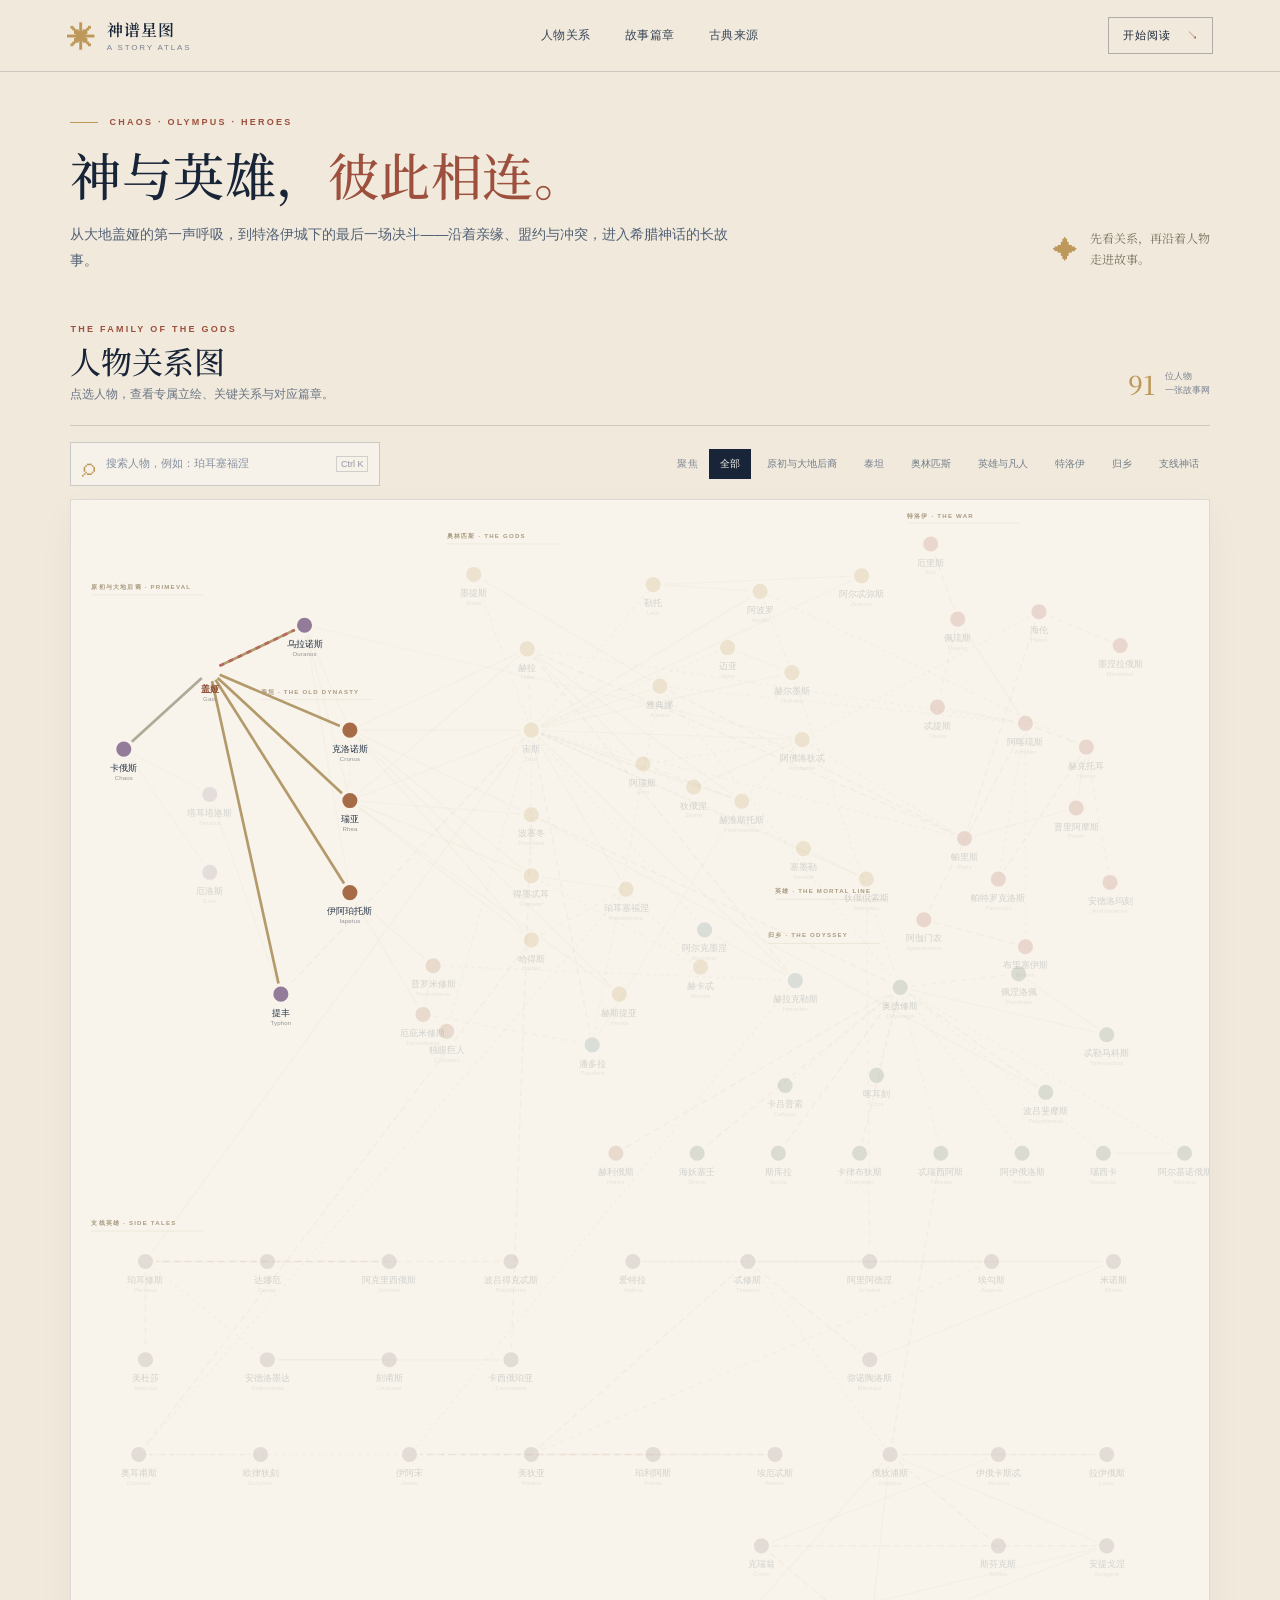
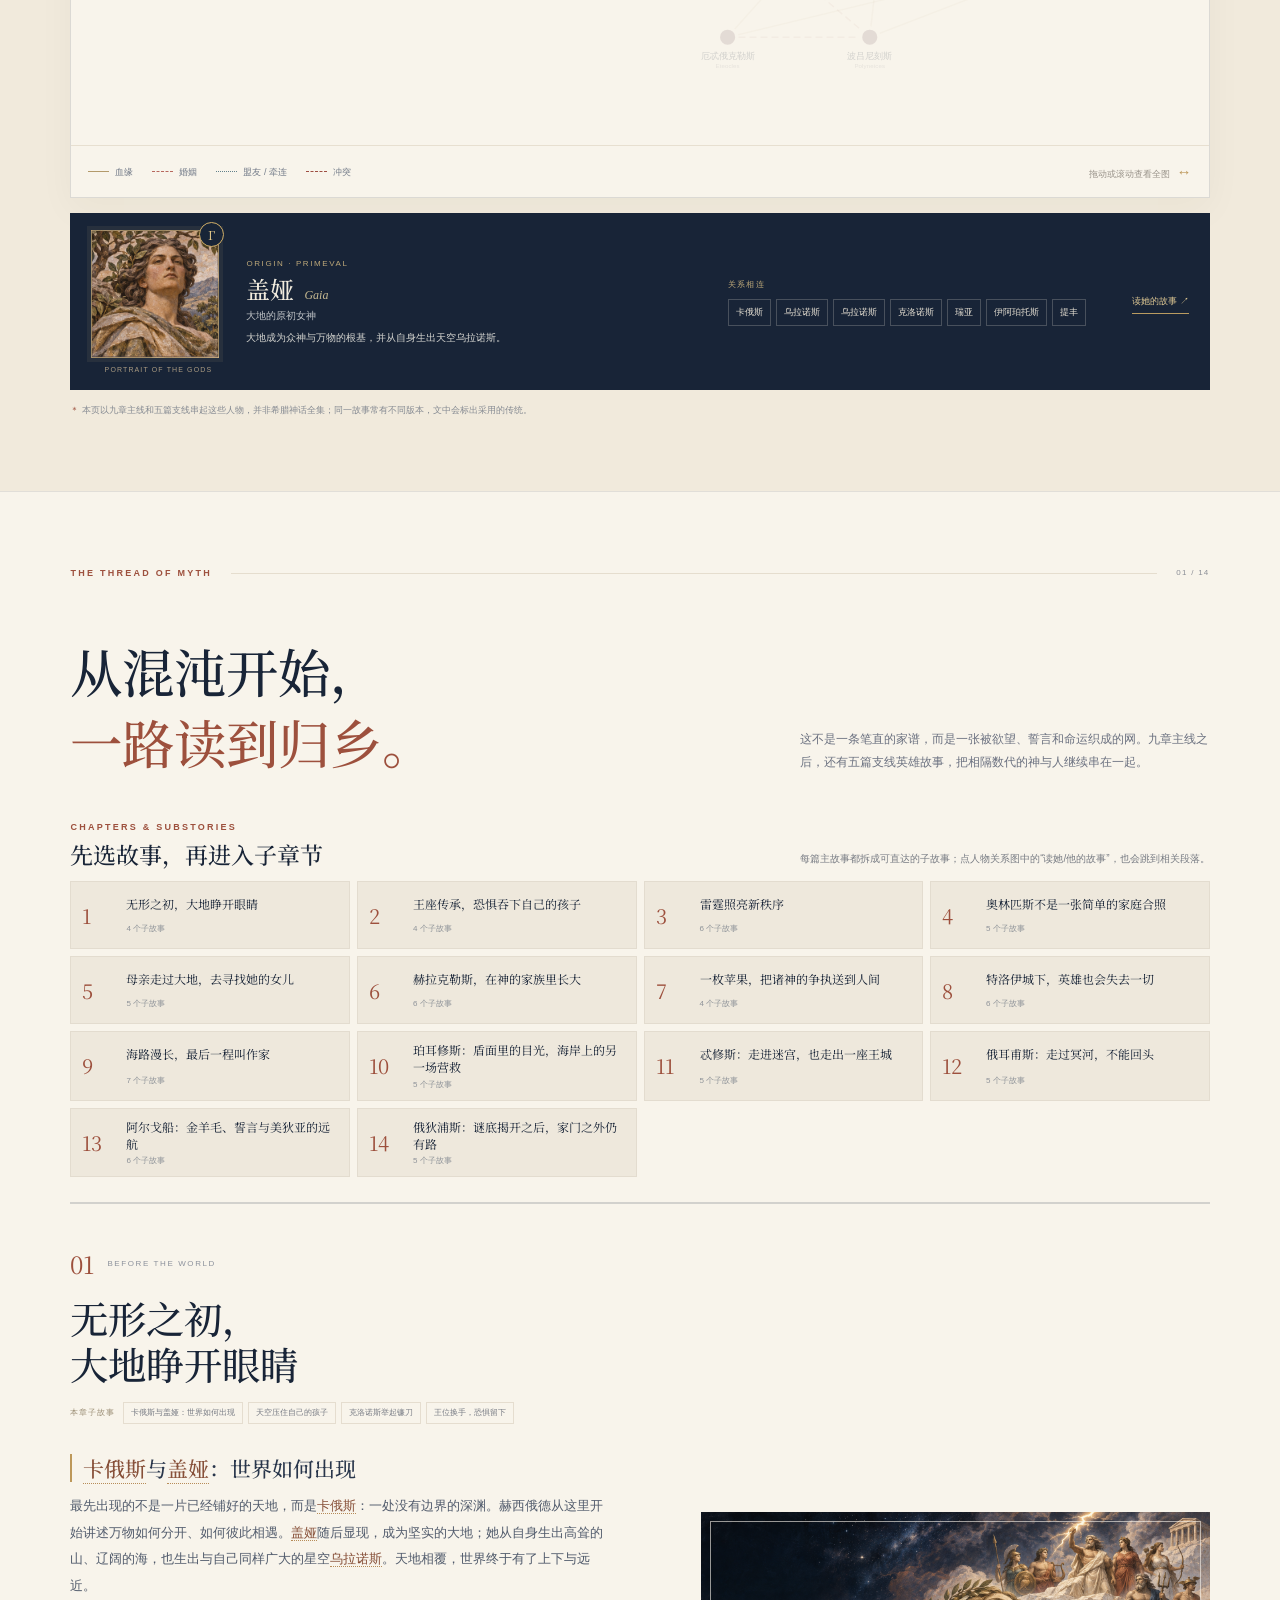
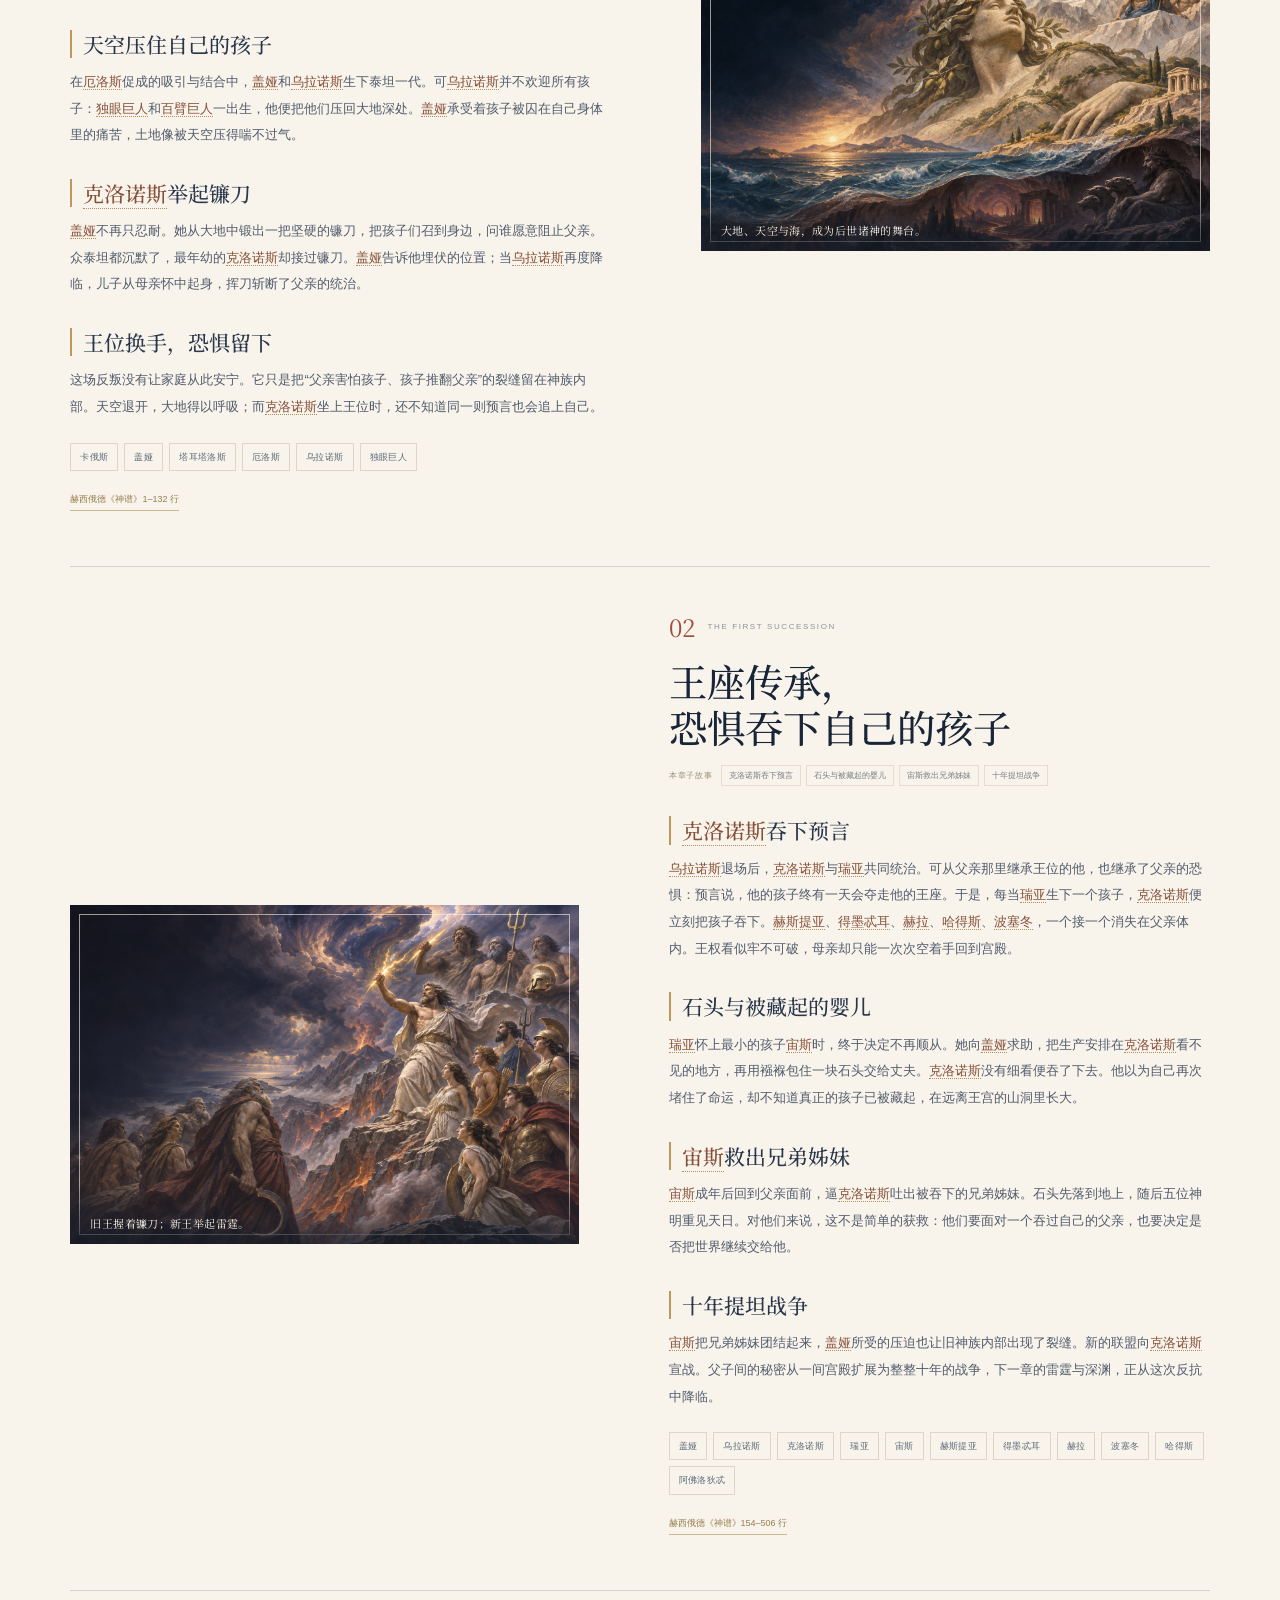
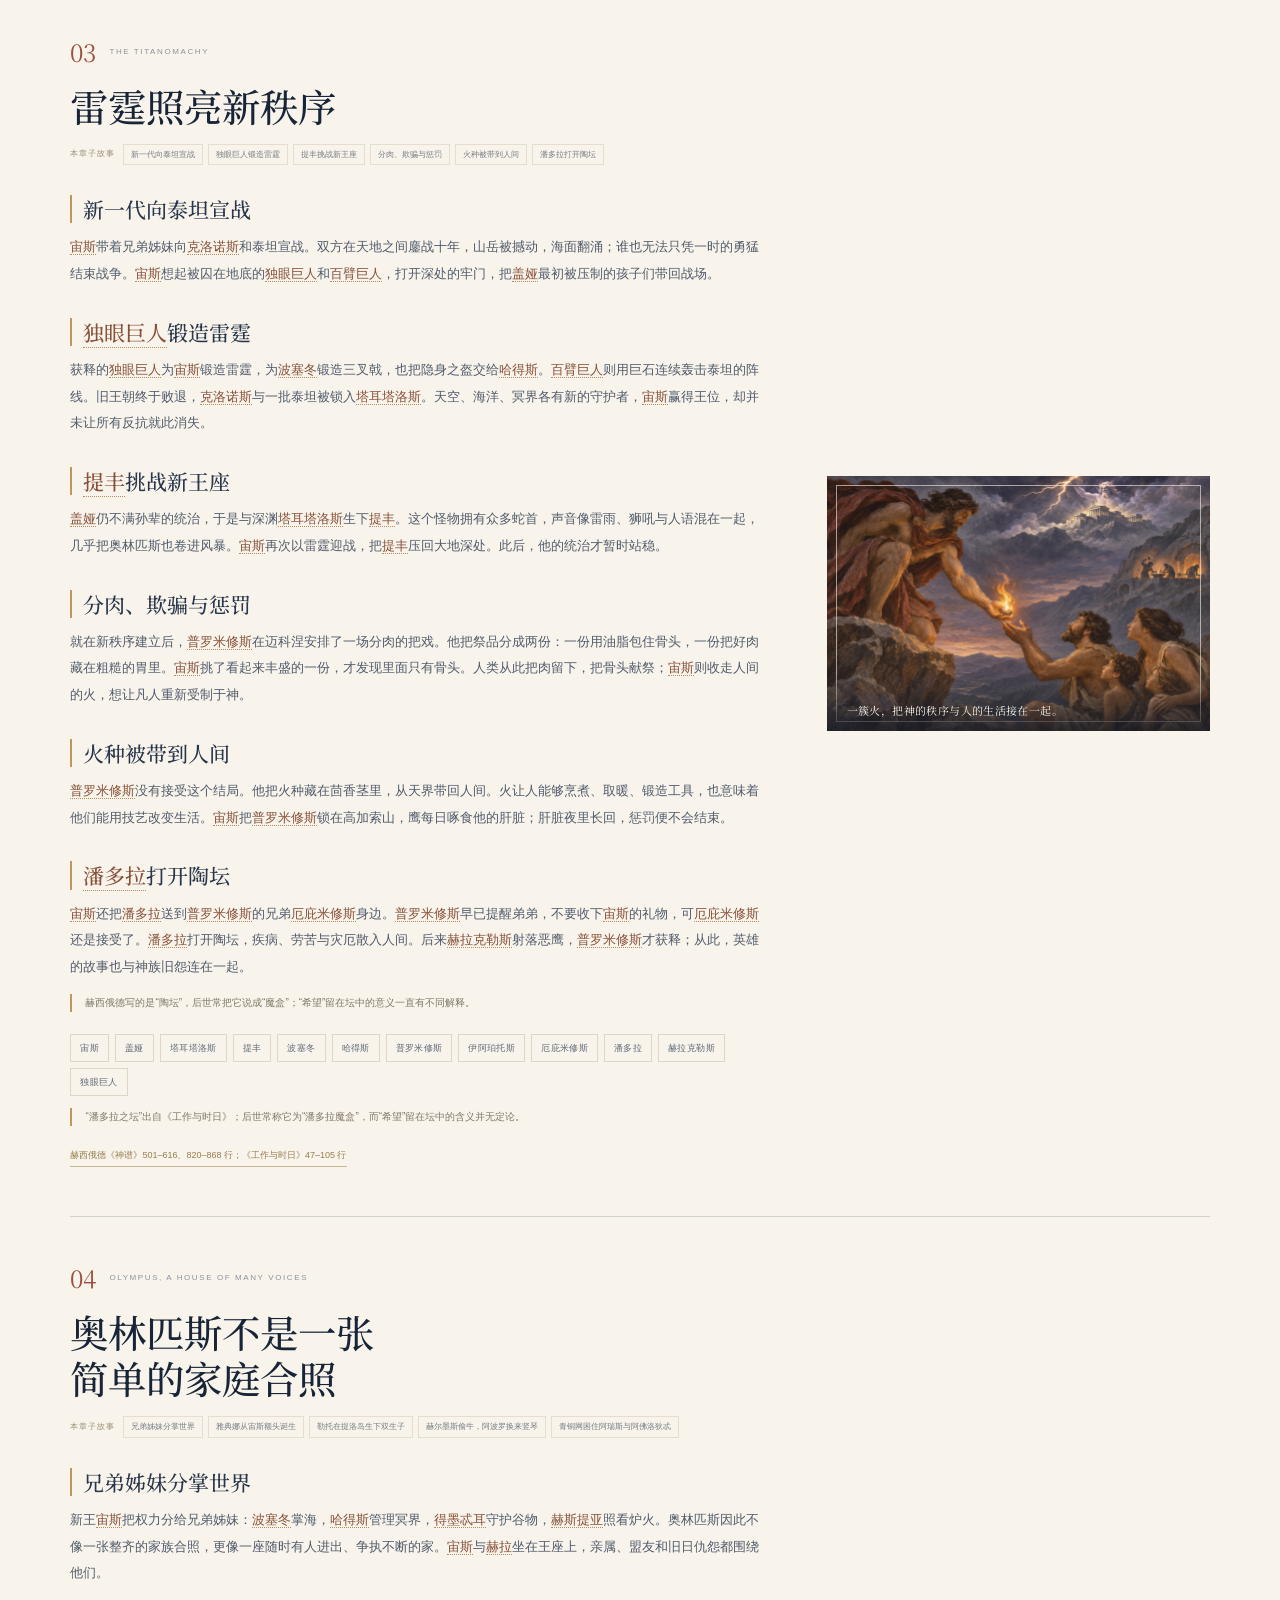
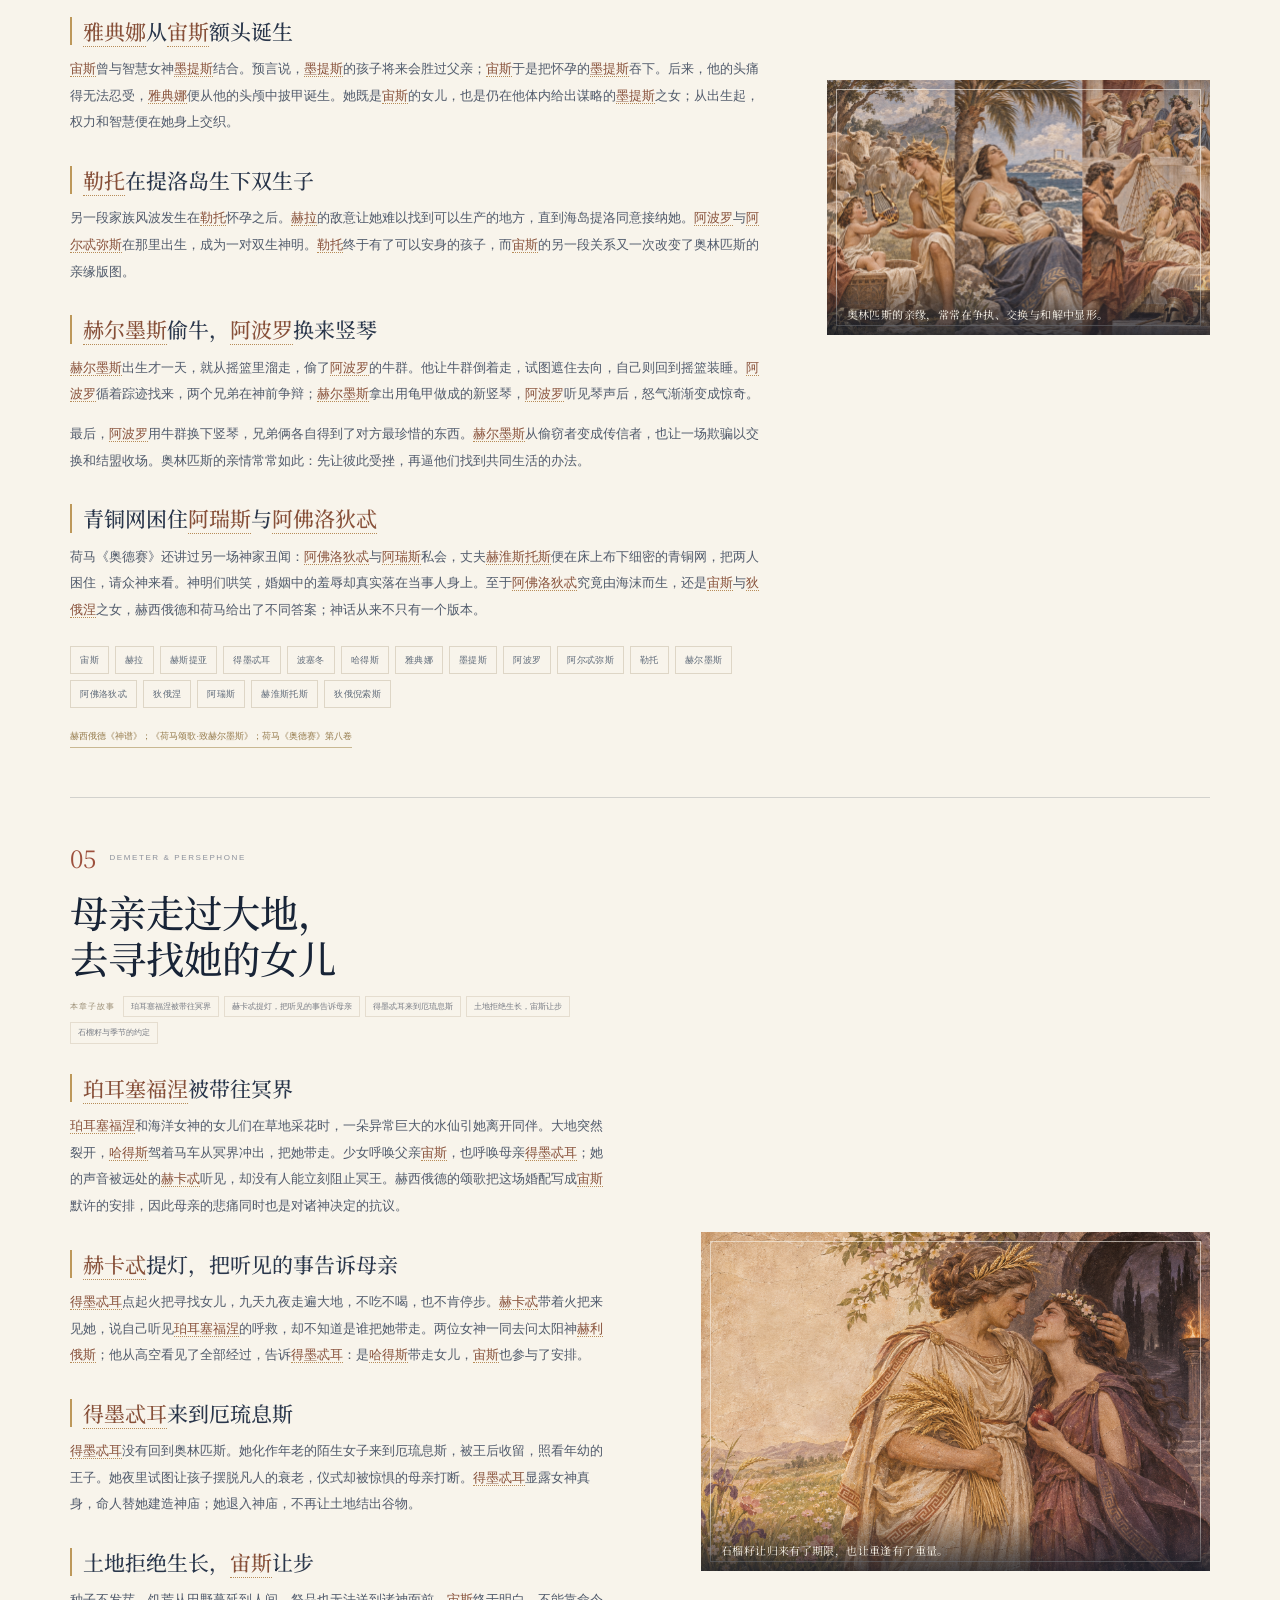
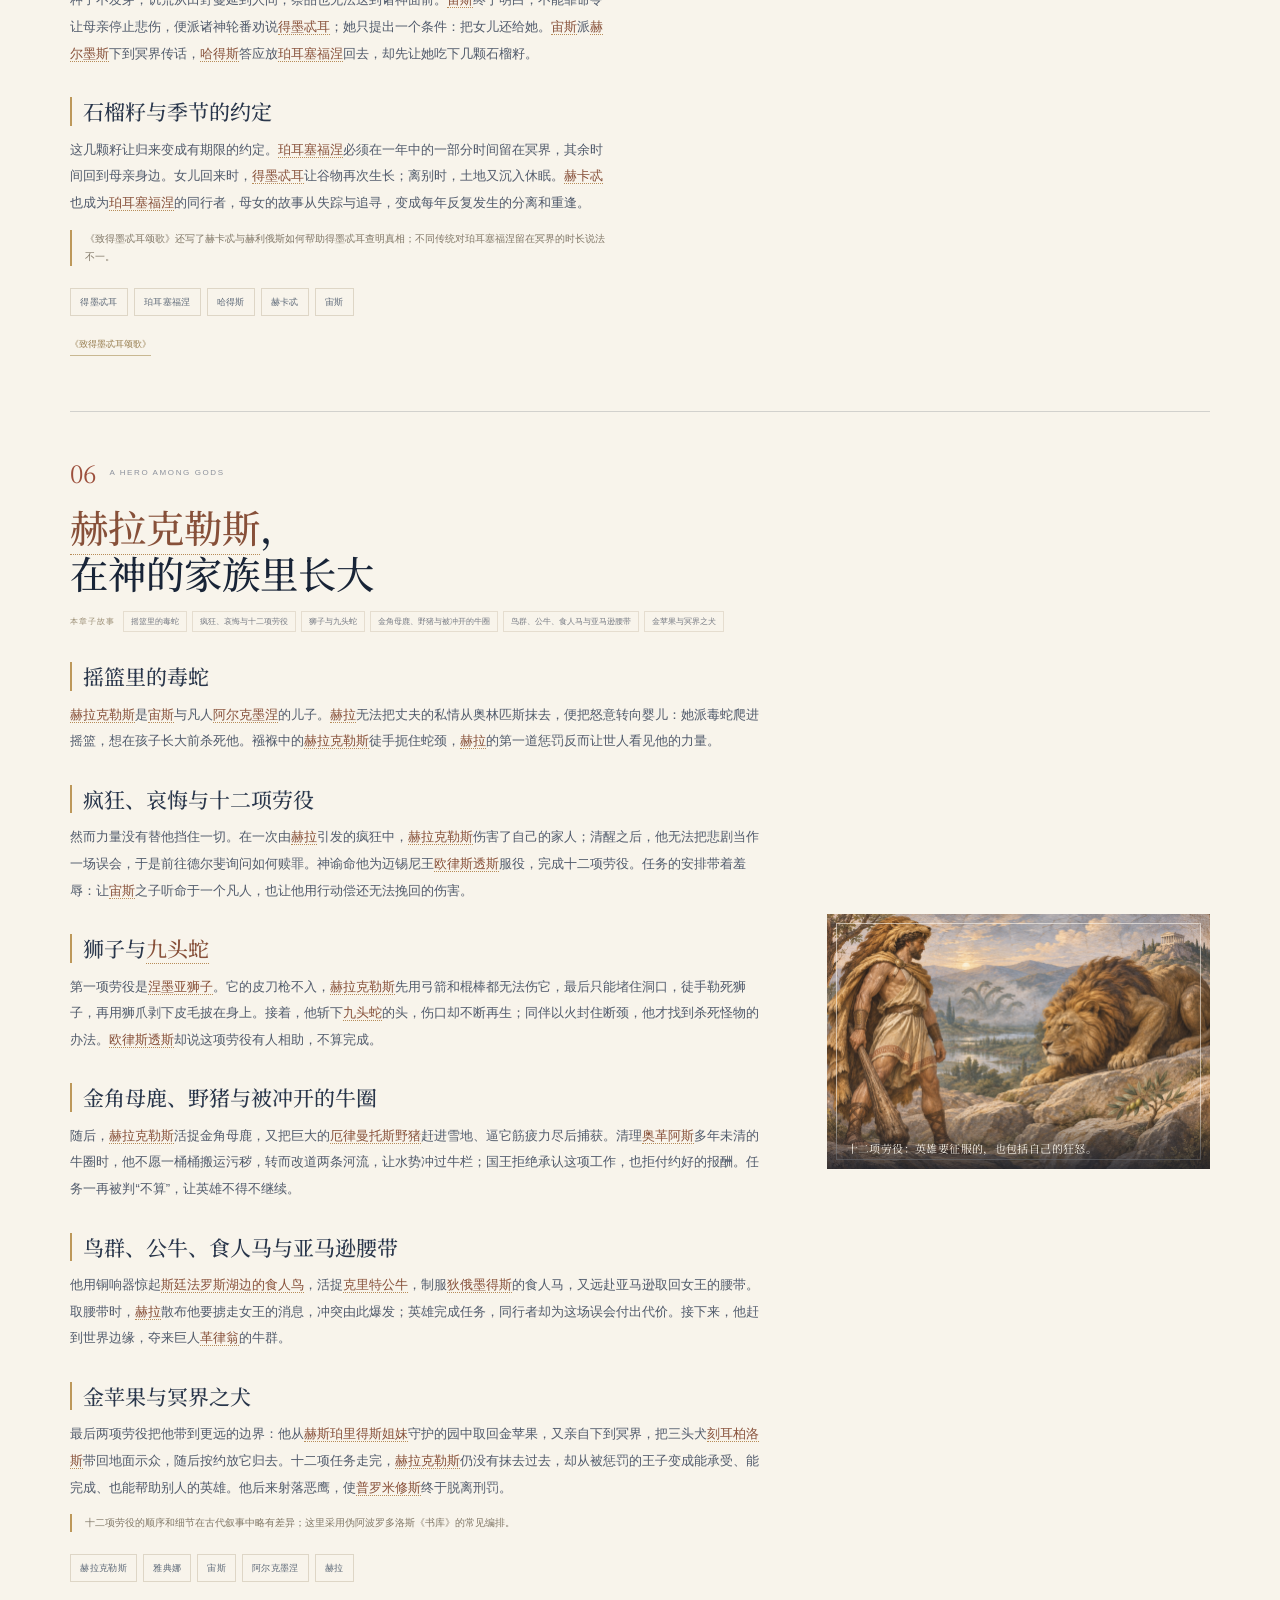
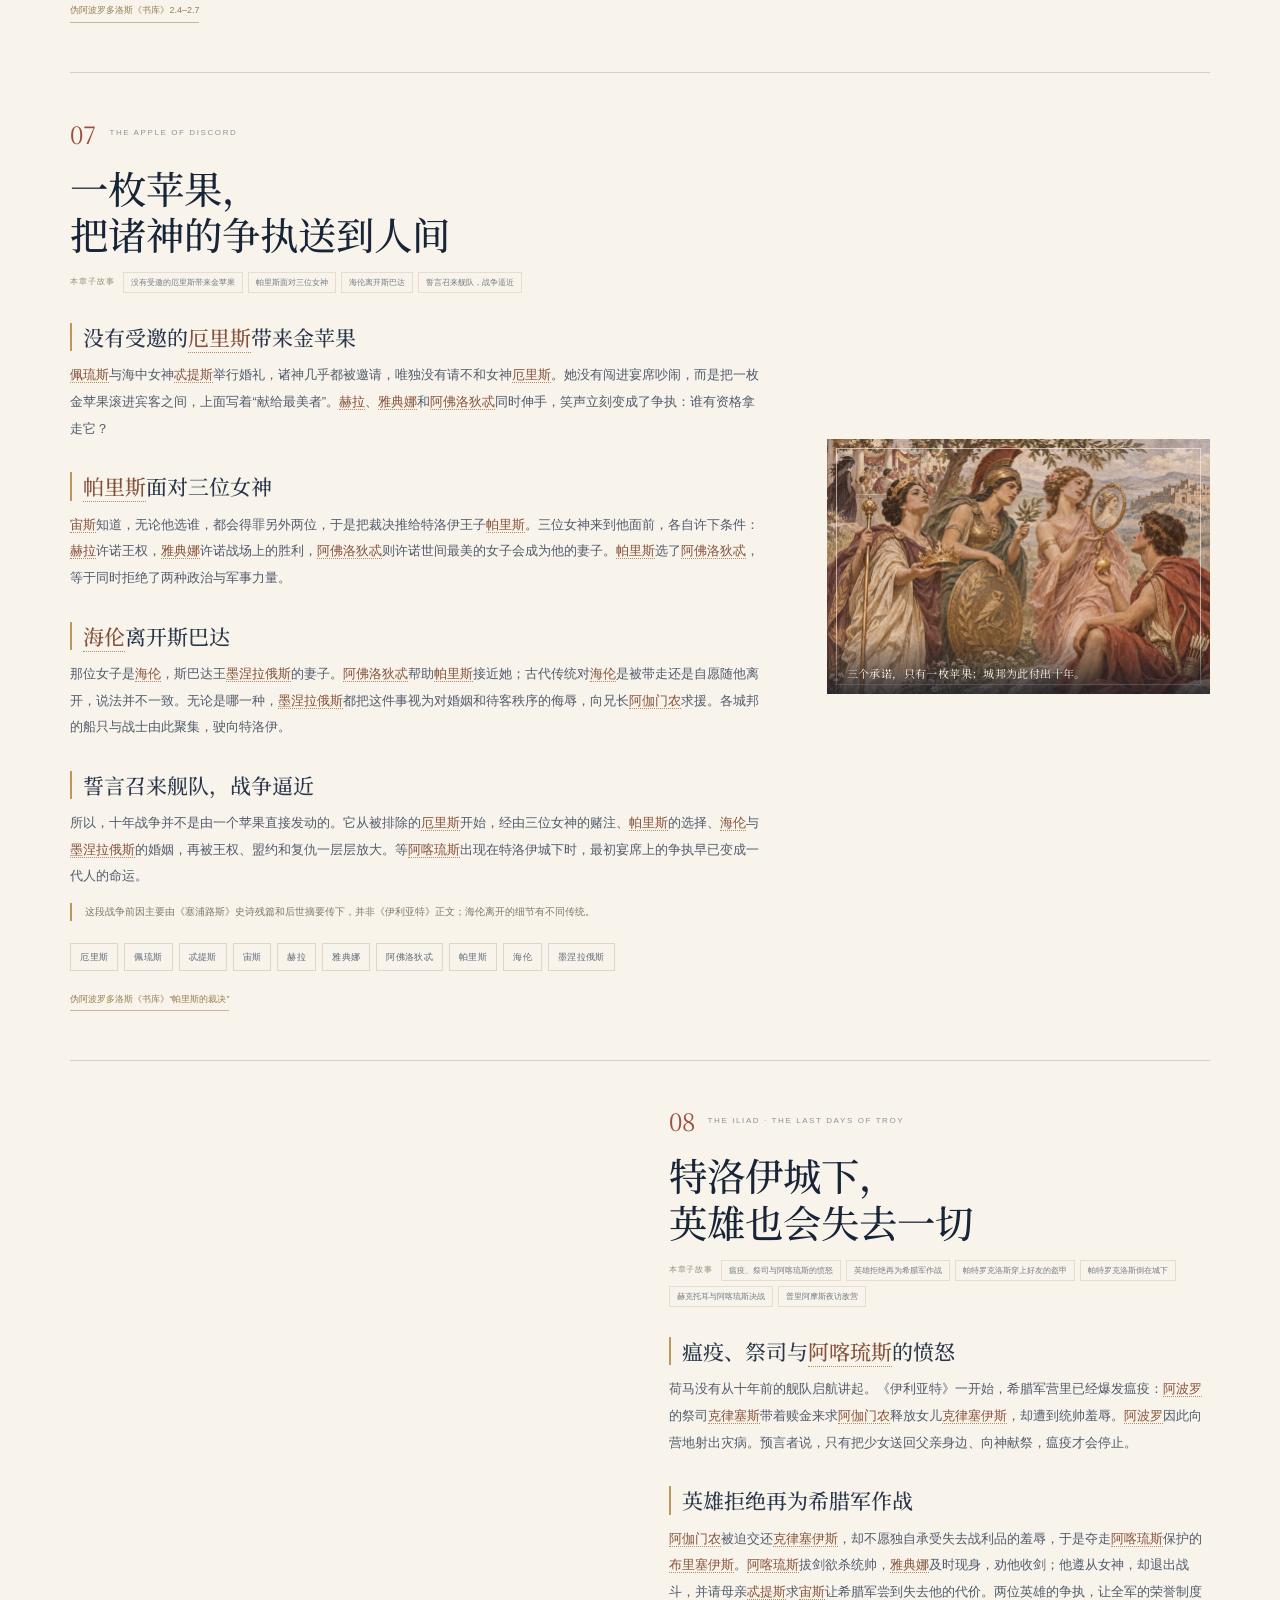
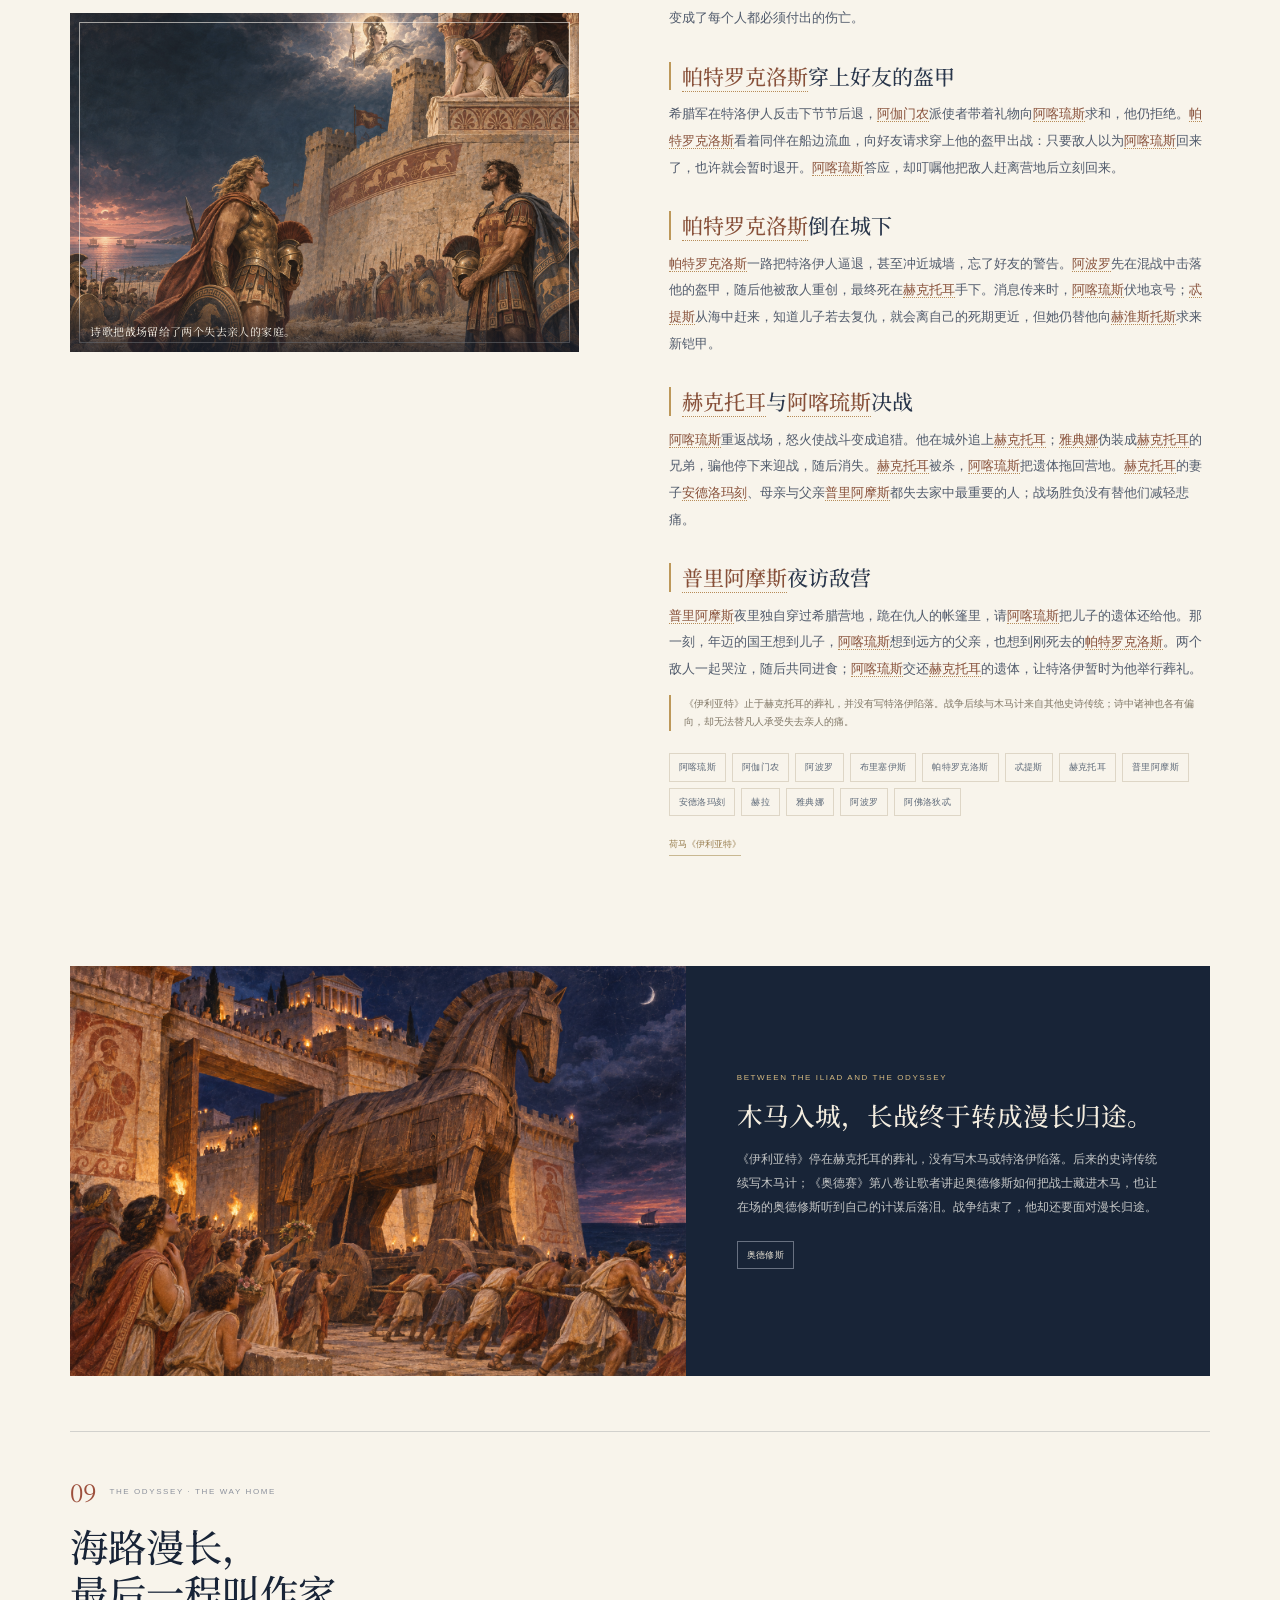
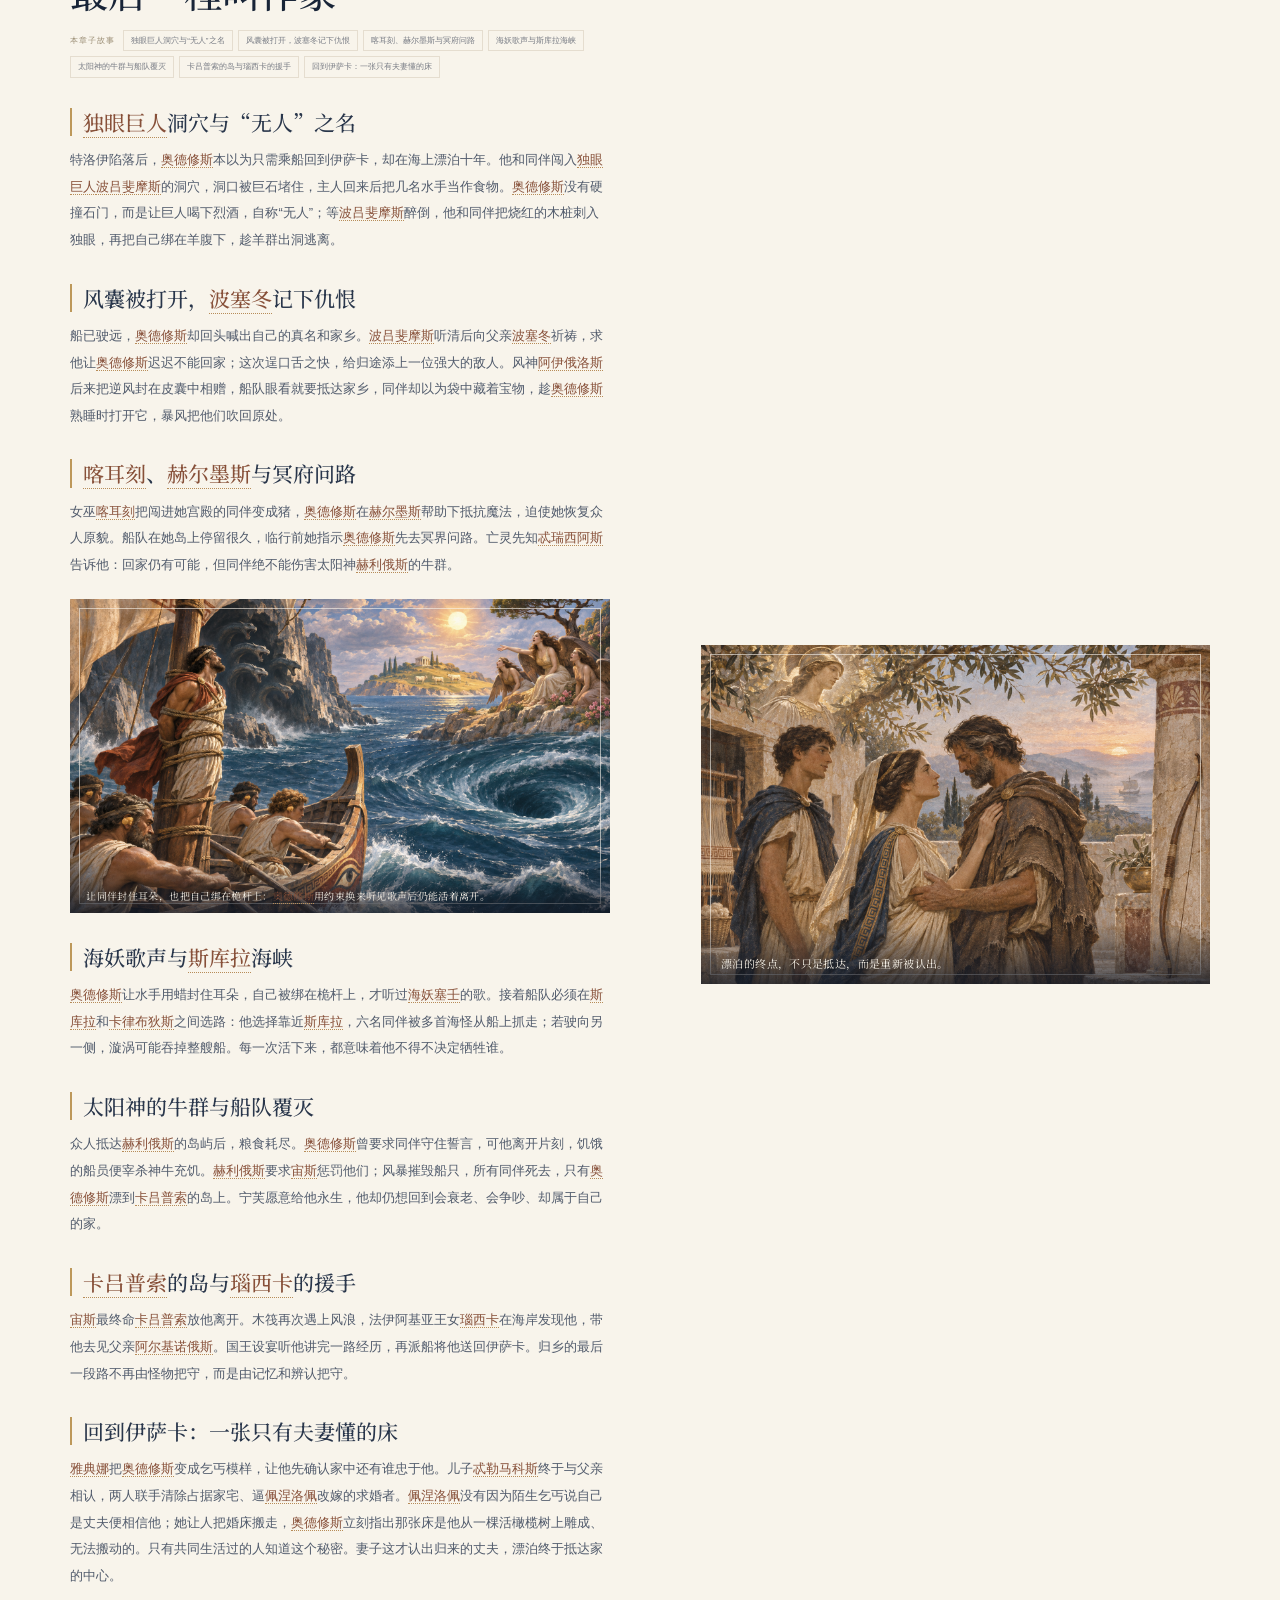
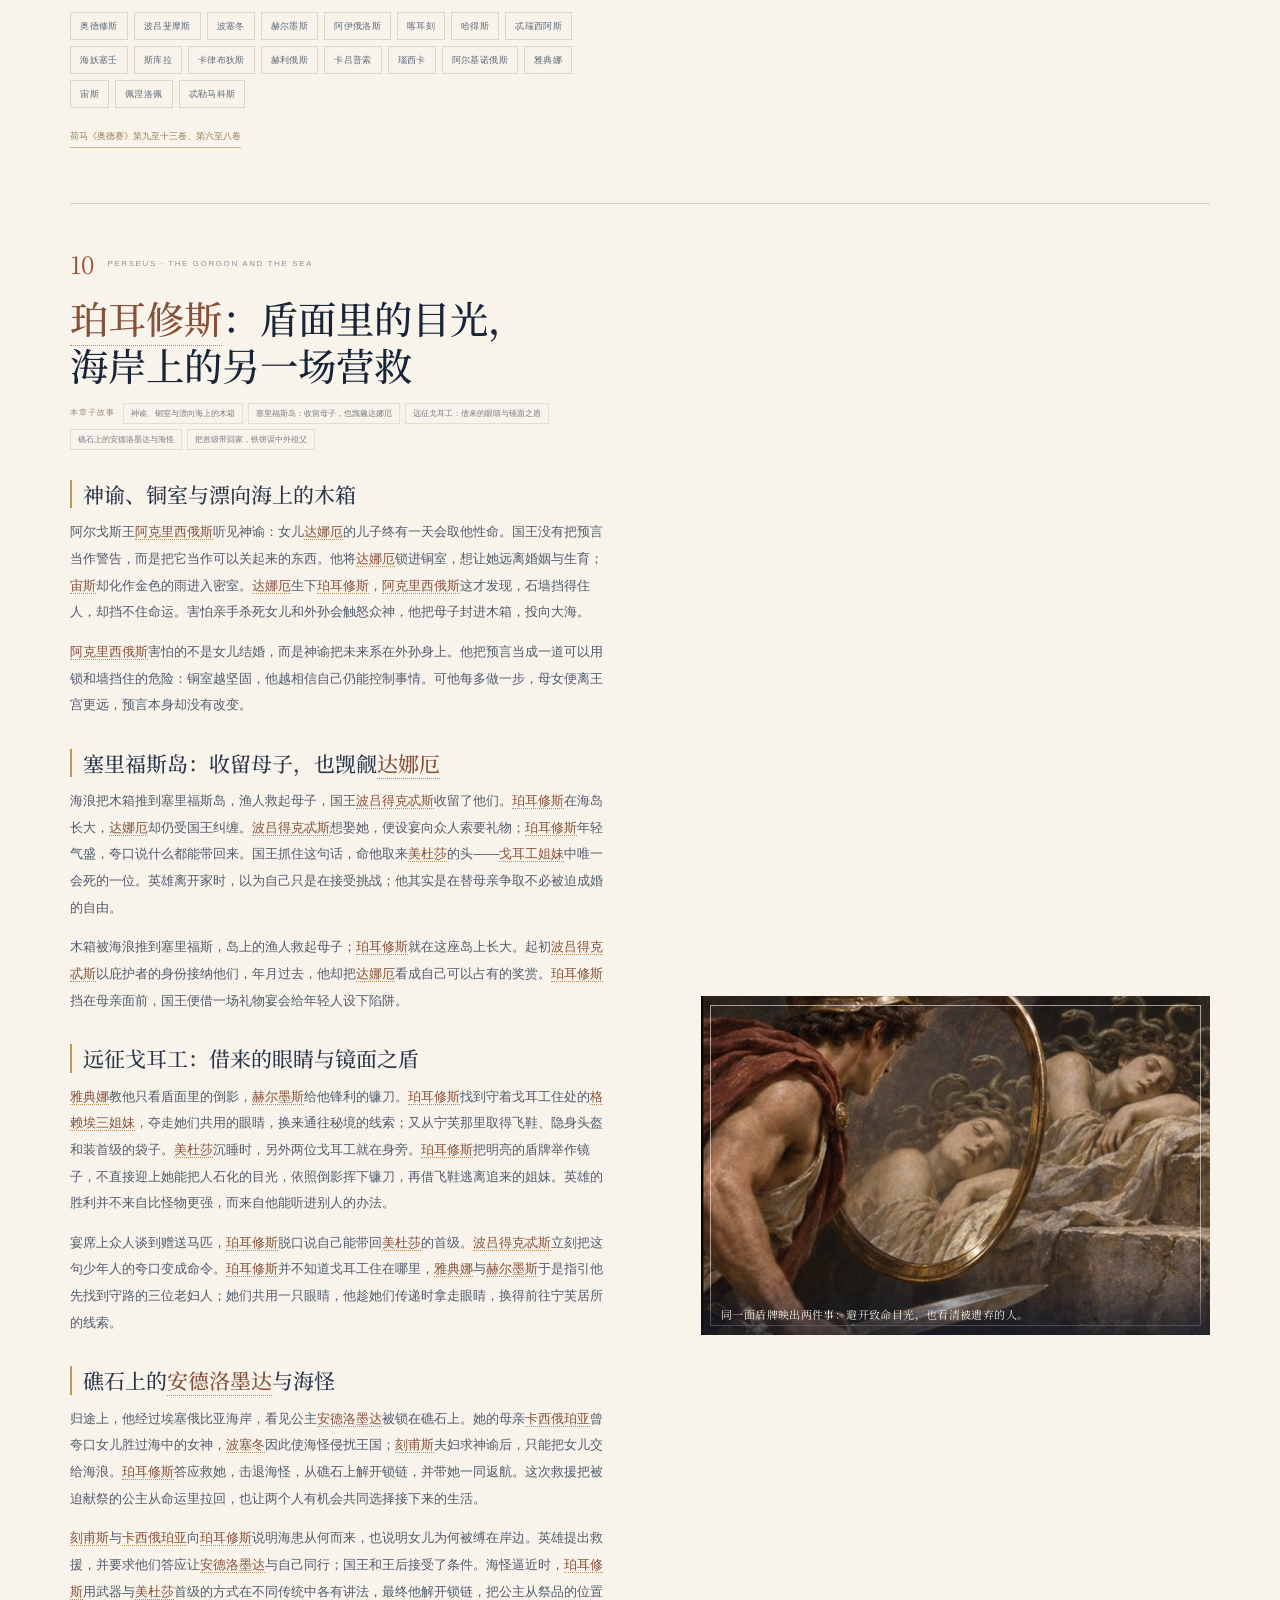
<file: mythos-atlas/index.html>
<!doctype html>
<html lang="zh-CN">
<head>
  <meta charset="utf-8">
  <meta name="viewport" content="width=device-width, initial-scale=1">
  <meta name="theme-color" content="#111a29">
  <meta name="description" content="从混沌到奥林匹斯，再到特洛伊与归乡。用交互人物关系图，读懂古希腊神话。">
  <title>神谱星图｜古希腊诸神与英雄</title>
  <link rel="preconnect" href="https://fonts.googleapis.com">
  <link rel="preconnect" href="https://fonts.gstatic.com" crossorigin>
  <link href="https://fonts.googleapis.com/css2?family=Noto+Serif+SC:wght@400;500;600;700&family=Source+Han+Sans+SC:wght@400;500;600;700&display=swap" rel="stylesheet">
  <link rel="stylesheet" href="./styles.css">
</head>
<body>
  <a class="skip-link" href="#relationship-map">跳到人物关系图</a>
  <header class="site-header">
    <a class="brand" href="#top" aria-label="神谱星图，回到页面顶部"><span class="brand-mark" aria-hidden="true">✳</span><span>神谱星图<span class="brand-sub">A STORY ATLAS</span></span></a>
    <nav class="top-nav" aria-label="主导航"><a href="#relationship-map">人物关系</a><a href="#stories">故事篇章</a><a href="#sources">古典来源</a></nav>
    <a class="nav-cta" href="#stories">开始阅读 <span aria-hidden="true">↘</span></a>
  </header>
  <main id="top">
    <section class="map-intro" aria-labelledby="page-title">
      <div class="intro-kicker"><span class="kicker-line"></span> CHAOS · OLYMPUS · HEROES</div>
      <div class="intro-row">
        <div><h1 id="page-title">神与英雄，<em>彼此相连。</em></h1><p class="intro-copy">从大地盖娅的第一声呼吸，到特洛伊城下的最后一场决斗——沿着亲缘、盟约与冲突，进入希腊神话的长故事。</p></div>
        <div class="intro-note"><span class="note-star">✦</span><span>先看关系，再沿着人物<br>走进故事。</span></div>
      </div>
    </section>
    <section id="relationship-map" class="map-section" aria-labelledby="map-title">
      <div class="section-heading map-heading"><div><div class="eyebrow">THE FAMILY OF THE GODS</div><h2 id="map-title">人物关系图</h2><p>点选人物，查看专属立绘、关键关系与对应篇章。</p></div><div class="map-count"><b id="character-count">—</b><span>位人物<br>一张故事网</span></div></div>
      <div class="map-toolbar">
        <label class="search-box"><span class="search-icon" aria-hidden="true">⌕</span><input id="person-search" type="search" placeholder="搜索人物，例如：珀耳塞福涅" autocomplete="off" aria-label="搜索人物"><kbd>Ctrl K</kbd><div id="search-results" class="search-results" role="listbox" hidden></div></label>
        <div class="filter-wrap" aria-label="关系图谱人物筛选"><span class="filter-label">聚焦</span><div class="filter-buttons" id="filter-buttons">
          <button class="filter-chip is-active" data-filter="all" aria-pressed="true">全部</button><button class="filter-chip" data-filter="origin" aria-pressed="false">原初与大地后裔</button><button class="filter-chip" data-filter="titan" aria-pressed="false">泰坦</button><button class="filter-chip" data-filter="olympian" aria-pressed="false">奥林匹斯</button><button class="filter-chip" data-filter="mortal" aria-pressed="false">英雄与凡人</button><button class="filter-chip" data-filter="troy" aria-pressed="false">特洛伊</button><button class="filter-chip" data-filter="odyssey" aria-pressed="false">归乡</button><button class="filter-chip" data-filter="side" aria-pressed="false">支线神话</button>
        </div></div>
      </div>
      <div class="graph-frame">
        <div class="graph-scroll" tabindex="0" aria-label="可横向滚动的人物关系图"><svg id="relation-graph" viewBox="0 0 1680 1840" role="img" aria-labelledby="graph-label graph-description"><title id="graph-label">古希腊神话人物关系图</title><desc id="graph-description">圆点表示人物，连线表示血缘、婚姻、盟友或冲突。请选择人物查看详情。</desc><g id="group-labels"></g><g id="edge-layer"></g><g id="node-layer"></g></svg></div>
        <div class="graph-footer"><div class="graph-legend" aria-label="关系线说明"><span><i class="legend-line family"></i>血缘</span><span><i class="legend-line marriage"></i>婚姻</span><span><i class="legend-line alliance"></i>盟友 / 牵连</span><span><i class="legend-line conflict"></i>冲突</span></div><span class="graph-hint">拖动或滚动查看全图 <span aria-hidden="true">↔</span></span></div>
      </div>
      <aside id="person-sheet" class="person-sheet" aria-live="polite" aria-atomic="true">
        <div class="portrait-frame"><div id="sheet-portrait" class="sheet-portrait" role="img" aria-label="所选人物立绘"></div><span class="portrait-caption">PORTRAIT OF THE GODS</span><span id="sheet-emblem" class="portrait-emblem" aria-hidden="true">Γ</span></div>
        <div class="sheet-main"><div class="sheet-eyebrow" id="sheet-category">ORIGIN · PRIMEVAL</div><div class="sheet-title-row"><h3 id="sheet-name">盖娅</h3><span id="sheet-greek" class="greek-name">Gaia</span></div><p id="sheet-role" class="sheet-role">大地的原初女神</p><p id="sheet-bio" class="sheet-bio"></p></div>
        <div class="sheet-connections"><div class="sheet-label">关系相连</div><div id="sheet-related" class="related-people"></div></div>
        <a id="sheet-story-link" class="sheet-link" href="#chapter-1">读她的故事 <span aria-hidden="true">↗</span></a>
      </aside>
      <p class="map-caveat"><span>＊</span>本页以九章主线和五篇支线串起这些人物，并非希腊神话全集；同一故事常有不同版本，文中会标出采用的传统。</p>
    </section>
    <section id="stories" class="stories-section" aria-labelledby="stories-title">
      <div class="stories-topline"><div class="eyebrow">THE THREAD OF MYTH</div><div class="reading-progress"><span id="progress-bar"></span></div><span class="progress-label" id="progress-label">01 / 14</span></div>
      <div class="section-heading stories-intro"><div><h2 id="stories-title">从混沌开始，<br><em>一路读到归乡。</em></h2></div><p>这不是一条笔直的家谱，而是一张被欲望、誓言和命运织成的网。九章主线之后，还有五篇支线英雄故事，把相隔数代的神与人继续串在一起。</p></div>

      <article id="chapter-1" class="chapter chapter-image-right" data-chapter="1">
        <div class="chapter-copy"><div class="chapter-meta"><span class="chapter-number">01</span><span class="chapter-kicker">BEFORE THE WORLD</span></div><h3>无形之初，<br>大地睁开眼睛</h3>
          <p>最先出现的不是一片已经铺好的天地，而是卡俄斯：一处没有边界的深渊。赫西俄德从这里开始讲述万物如何分开、如何彼此相遇。盖娅随后显现，成为坚实的大地；她从自身生出高耸的山、辽阔的海，也生出与自己同样广大的星空乌拉诺斯。天地相覆，世界终于有了上下与远近。</p>
          <p>在厄洛斯促成的吸引与结合中，盖娅和乌拉诺斯生下泰坦一代。可乌拉诺斯并不欢迎所有孩子：独眼巨人和百臂巨人一出生，他便把他们压回大地深处。盖娅承受着孩子被囚在自己身体里的痛苦，土地像被天空压得喘不过气。</p>
          <p>盖娅不再只忍耐。她从大地中锻出一把坚硬的镰刀，把孩子们召到身边，问谁愿意阻止父亲。众泰坦都沉默了，最年幼的克洛诺斯却接过镰刀。盖娅告诉他埋伏的位置；当乌拉诺斯再度降临，儿子从母亲怀中起身，挥刀斩断了父亲的统治。</p>
          <p>这场反叛没有让家庭从此安宁。它只是把“父亲害怕孩子、孩子推翻父亲”的裂缝留在神族内部。天空退开，大地得以呼吸；而克洛诺斯坐上王位时，还不知道同一则预言也会追上自己。</p>
          <div class="chapter-people"><button data-person="chaos">卡俄斯</button><button data-person="gaia">盖娅</button><button data-person="tartarus">塔耳塔洛斯</button><button data-person="eros">厄洛斯</button><button data-person="uranus">乌拉诺斯</button><button data-person="cyclopes">独眼巨人</button></div><a class="source-tag" href="#sources">赫西俄德《神谱》1–132 行</a></div>
        <figure class="chapter-art art-creation"><img src="./assets/cosmos-gaia-v2.png" alt="盖娅从星空与大海之间醒来，奥林匹斯众神立于远方山巅"><figcaption>大地、天空与海，成为后世诸神的舞台。</figcaption></figure>
      </article>
      <article id="chapter-2" class="chapter chapter-image-left" data-chapter="2">
        <div class="chapter-copy"><div class="chapter-meta"><span class="chapter-number">02</span><span class="chapter-kicker">THE FIRST SUCCESSION</span></div><h3>王座传承，<br>恐惧吞下自己的孩子</h3>
          <p>乌拉诺斯退场后，克洛诺斯与瑞亚共同统治。可从父亲那里继承王位的他，也继承了父亲的恐惧：预言说，他的孩子终有一天会夺走他的王座。于是，每当瑞亚生下一个孩子，克洛诺斯便立刻把孩子吞下。赫斯提亚、得墨忒耳、赫拉、哈得斯、波塞冬，一个接一个消失在父亲体内。王权看似牢不可破，母亲却只能一次次空着手回到宫殿。</p>
          <p>瑞亚怀上最小的孩子宙斯时，终于决定不再顺从。她向盖娅求助，把生产安排在克洛诺斯看不见的地方，再用襁褓包住一块石头交给丈夫。克洛诺斯没有细看便吞了下去。他以为自己再次堵住了命运，却不知道真正的孩子已被藏起，在远离王宫的山洞里长大。</p>
          <p>宙斯成年后回到父亲面前，逼克洛诺斯吐出被吞下的兄弟姊妹。石头先落到地上，随后五位神明重见天日。对他们来说，这不是简单的获救：他们要面对一个吞过自己的父亲，也要决定是否把世界继续交给他。</p>
          <p>宙斯把兄弟姊妹团结起来，盖娅所受的压迫也让旧神族内部出现了裂缝。新的联盟向克洛诺斯宣战。父子间的秘密从一间宫殿扩展为整整十年的战争，下一章的雷霆与深渊，正从这次反抗中降临。</p>
          <div class="chapter-people"><button data-person="gaia">盖娅</button><button data-person="uranus">乌拉诺斯</button><button data-person="cronus">克洛诺斯</button><button data-person="rhea">瑞亚</button><button data-person="zeus">宙斯</button><button data-person="hestia">赫斯提亚</button><button data-person="demeter">得墨忒耳</button><button data-person="hera">赫拉</button><button data-person="poseidon">波塞冬</button><button data-person="hades">哈得斯</button><button data-person="aphrodite">阿佛洛狄忒</button></div><a class="source-tag" href="#sources">赫西俄德《神谱》154–506 行</a></div>
        <figure class="chapter-art art-titans"><img src="./assets/titanomachy.png" alt="克洛诺斯与宙斯在山海之间对峙，雷霆照亮新一代神祇"><figcaption>旧王握着镰刀；新王举起雷霆。</figcaption></figure>
      </article>
      <article id="chapter-3" class="chapter chapter-compact" data-chapter="3">
        <div class="chapter-copy"><div class="chapter-meta"><span class="chapter-number">03</span><span class="chapter-kicker">THE TITANOMACHY</span></div><h3>雷霆照亮新秩序</h3>
          <p>宙斯带着兄弟姊妹向克洛诺斯和泰坦宣战。双方在天地之间鏖战十年，山岳被撼动，海面翻涌；谁也无法只凭一时的勇猛结束战争。宙斯想起被囚在地底的独眼巨人和百臂巨人，打开深处的牢门，把盖娅最初被压制的孩子们带回战场。</p>
          <p>获释的独眼巨人为宙斯锻造雷霆，为波塞冬锻造三叉戟，也把隐身之盔交给哈得斯。百臂巨人则用巨石连续轰击泰坦的阵线。旧王朝终于败退，克洛诺斯与一批泰坦被锁入塔耳塔洛斯。天空、海洋、冥界各有新的守护者，宙斯赢得王位，却并未让所有反抗就此消失。</p>
          <p>盖娅仍不满孙辈的统治，于是与深渊塔耳塔洛斯生下提丰。这个怪物拥有众多蛇首，声音像雷雨、狮吼与人语混在一起，几乎把奥林匹斯也卷进风暴。宙斯再次以雷霆迎战，把提丰压回大地深处。此后，他的统治才暂时站稳。</p>
          <p>就在新秩序建立后，普罗米修斯在迈科涅安排了一场分肉的把戏。他把祭品分成两份：一份用油脂包住骨头，一份把好肉藏在粗糙的胃里。宙斯挑了看起来丰盛的一份，才发现里面只有骨头。人类从此把肉留下，把骨头献祭；宙斯则收走人间的火，想让凡人重新受制于神。</p>
          <p>普罗米修斯没有接受这个结局。他把火种藏在茴香茎里，从天界带回人间。火让人能够烹煮、取暖、锻造工具，也意味着他们能用技艺改变生活。宙斯把普罗米修斯锁在高加索山，鹰每日啄食他的肝脏；肝脏夜里长回，惩罚便不会结束。</p>
          <p>宙斯还把潘多拉送到普罗米修斯的兄弟厄庇米修斯身边。普罗米修斯早已提醒弟弟，不要收下宙斯的礼物，可厄庇米修斯还是接受了。潘多拉打开陶坛，疾病、劳苦与灾厄散入人间。后来赫拉克勒斯射落恶鹰，普罗米修斯才获释；从此，英雄的故事也与神族旧怨连在一起。</p>
          <p class="variant-note">赫西俄德写的是“陶坛”，后世常把它说成“魔盒”；“希望”留在坛中的意义一直有不同解释。</p>
          <div class="chapter-people"><button data-person="zeus">宙斯</button><button data-person="gaia">盖娅</button><button data-person="tartarus">塔耳塔洛斯</button><button data-person="typhon">提丰</button><button data-person="poseidon">波塞冬</button><button data-person="hades">哈得斯</button><button data-person="prometheus">普罗米修斯</button><button data-person="iapetus">伊阿珀托斯</button><button data-person="epimetheus">厄庇米修斯</button><button data-person="pandora">潘多拉</button><button data-person="heracles">赫拉克勒斯</button><button data-person="cyclopes">独眼巨人</button></div><p class="variant-note">“潘多拉之坛”出自《工作与时日》；后世常称它为“潘多拉魔盒”，而“希望”留在坛中的含义并无定论。</p><a class="source-tag" href="#sources">赫西俄德《神谱》501–616、820–868 行；《工作与时日》47–105 行</a></div>
        <figure class="chapter-art art-prometheus"><img src="./assets/prometheus-fire.png" alt="普罗米修斯把盗来的火种递给人类，雷霆仍在远处的奥林匹斯上空"><figcaption>一簇火，把神的秩序与人的生活接在一起。</figcaption></figure>
      </article>
      <article id="chapter-4" class="chapter chapter-compact" data-chapter="4">
        <div class="chapter-copy"><div class="chapter-meta"><span class="chapter-number">04</span><span class="chapter-kicker">OLYMPUS, A HOUSE OF MANY VOICES</span></div><h3>奥林匹斯不是一张<br>简单的家庭合照</h3>
          <p>新王宙斯把权力分给兄弟姊妹：波塞冬掌海，哈得斯管理冥界，得墨忒耳守护谷物，赫斯提亚照看炉火。奥林匹斯因此不像一张整齐的家族合照，更像一座随时有人进出、争执不断的家。宙斯与赫拉坐在王座上，亲属、盟友和旧日仇怨都围绕他们。</p>
          <p>宙斯曾与智慧女神墨提斯结合。预言说，墨提斯的孩子将来会胜过父亲；宙斯于是把怀孕的墨提斯吞下。后来，他的头痛得无法忍受，雅典娜便从他的头颅中披甲诞生。她既是宙斯的女儿，也是仍在他体内给出谋略的墨提斯之女；从出生起，权力和智慧便在她身上交织。</p>
          <p>另一段家族风波发生在勒托怀孕之后。赫拉的敌意让她难以找到可以生产的地方，直到海岛提洛同意接纳她。阿波罗与阿尔忒弥斯在那里出生，成为一对双生神明。勒托终于有了可以安身的孩子，而宙斯的另一段关系又一次改变了奥林匹斯的亲缘版图。</p>
          <p>赫尔墨斯出生才一天，就从摇篮里溜走，偷了阿波罗的牛群。他让牛群倒着走，试图遮住去向，自己则回到摇篮装睡。阿波罗循着踪迹找来，两个兄弟在神前争辩；赫尔墨斯拿出用龟甲做成的新竖琴，阿波罗听见琴声后，怒气渐渐变成惊奇。</p>
          <p>最后，阿波罗用牛群换下竖琴，兄弟俩各自得到了对方最珍惜的东西。赫尔墨斯从偷窃者变成传信者，也让一场欺骗以交换和结盟收场。奥林匹斯的亲情常常如此：先让彼此受挫，再逼他们找到共同生活的办法。</p>
          <p>荷马《奥德赛》还讲过另一场神家丑闻：阿佛洛狄忒与阿瑞斯私会，丈夫赫淮斯托斯便在床上布下细密的青铜网，把两人困住，请众神来看。神明们哄笑，婚姻中的羞辱却真实落在当事人身上。至于阿佛洛狄忒究竟由海沫而生，还是宙斯与狄俄涅之女，赫西俄德和荷马给出了不同答案；神话从来不只有一个版本。</p>
          <div class="chapter-people"><button data-person="zeus">宙斯</button><button data-person="hera">赫拉</button><button data-person="hestia">赫斯提亚</button><button data-person="demeter">得墨忒耳</button><button data-person="poseidon">波塞冬</button><button data-person="hades">哈得斯</button><button data-person="athena">雅典娜</button><button data-person="metis">墨提斯</button><button data-person="apollo">阿波罗</button><button data-person="artemis">阿尔忒弥斯</button><button data-person="leto">勒托</button><button data-person="hermes">赫尔墨斯</button><button data-person="aphrodite">阿佛洛狄忒</button><button data-person="dione">狄俄涅</button><button data-person="ares">阿瑞斯</button><button data-person="hephaestus">赫淮斯托斯</button><button data-person="dionysus">狄俄倪索斯</button></div><a class="source-tag" href="#sources">赫西俄德《神谱》；《荷马颂歌·致赫尔墨斯》；荷马《奥德赛》第八卷</a></div>
        <figure class="chapter-art art-olympus"><img src="./assets/olympian-vignettes.png" alt="三幕奥林匹斯故事：赫尔墨斯把竖琴交给阿波罗，勒托拥抱双生子，赫淮斯托斯以青铜网捕获阿佛洛狄忒与阿瑞斯"><figcaption>奥林匹斯的亲缘，常常在争执、交换与和解中显形。</figcaption></figure>
      </article>
      <article id="chapter-5" class="chapter chapter-image-right" data-chapter="5">
        <div class="chapter-copy"><div class="chapter-meta"><span class="chapter-number">05</span><span class="chapter-kicker">DEMETER & PERSEPHONE</span></div><h3>母亲走过大地，<br>去寻找她的女儿</h3>
          <p>珀耳塞福涅和海洋女神的女儿们在草地采花时，一朵异常巨大的水仙引她离开同伴。大地突然裂开，哈得斯驾着马车从冥界冲出，把她带走。少女呼唤父亲宙斯，也呼唤母亲得墨忒耳；她的声音被远处的赫卡忒听见，却没有人能立刻阻止冥王。赫西俄德的颂歌把这场婚配写成宙斯默许的安排，因此母亲的悲痛同时也是对诸神决定的抗议。</p>
          <p>得墨忒耳点起火把寻找女儿，九天九夜走遍大地，不吃不喝，也不肯停步。赫卡忒带着火把来见她，说自己听见珀耳塞福涅的呼救，却不知道是谁把她带走。两位女神一同去问太阳神赫利俄斯；他从高空看见了全部经过，告诉得墨忒耳：是哈得斯带走女儿，宙斯也参与了安排。</p>
          <p>得墨忒耳没有回到奥林匹斯。她化作年老的陌生女子来到厄琉息斯，被王后收留，照看年幼的王子。她夜里试图让孩子摆脱凡人的衰老，仪式却被惊惧的母亲打断。得墨忒耳显露女神真身，命人替她建造神庙；她退入神庙，不再让土地结出谷物。</p>
          <p>种子不发芽，饥荒从田野蔓延到人间，祭品也无法送到诸神面前。宙斯终于明白，不能靠命令让母亲停止悲伤，便派诸神轮番劝说得墨忒耳；她只提出一个条件：把女儿还给她。宙斯派赫尔墨斯下到冥界传话，哈得斯答应放珀耳塞福涅回去，却先让她吃下几颗石榴籽。</p>
          <p>这几颗籽让归来变成有期限的约定。珀耳塞福涅必须在一年中的一部分时间留在冥界，其余时间回到母亲身边。女儿回来时，得墨忒耳让谷物再次生长；离别时，土地又沉入休眠。赫卡忒也成为珀耳塞福涅的同行者，母女的故事从失踪与追寻，变成每年反复发生的分离和重逢。</p>
          <p class="variant-note">《致得墨忒耳颂歌》还写了赫卡忒与赫利俄斯如何帮助得墨忒耳查明真相；不同传统对珀耳塞福涅留在冥界的时长说法不一。</p>
          <div class="chapter-people"><button data-person="demeter">得墨忒耳</button><button data-person="persephone">珀耳塞福涅</button><button data-person="hades">哈得斯</button><button data-person="hecate">赫卡忒</button><button data-person="zeus">宙斯</button></div><a class="source-tag" href="#sources">《致得墨忒耳颂歌》</a></div>
        <figure class="chapter-art art-demeter"><img src="./assets/demeter-persephone.png" alt="得墨忒耳与珀耳塞福涅在繁花与冥界入口的交界处重逢"><figcaption>石榴籽让归来有了期限，也让重逢有了重量。</figcaption></figure>
      </article>
      <article id="chapter-6" class="chapter chapter-compact" data-chapter="6">
        <div class="chapter-copy"><div class="chapter-meta"><span class="chapter-number">06</span><span class="chapter-kicker">A HERO AMONG GODS</span></div><h3>赫拉克勒斯，<br>在神的家族里长大</h3>
          <p>赫拉克勒斯是宙斯与凡人阿尔克墨涅的儿子。赫拉无法把丈夫的私情从奥林匹斯抹去，便把怒意转向婴儿：她派毒蛇爬进摇篮，想在孩子长大前杀死他。襁褓中的赫拉克勒斯徒手扼住蛇颈，赫拉的第一道惩罚反而让世人看见他的力量。</p>
          <p>然而力量没有替他挡住一切。在一次由赫拉引发的疯狂中，赫拉克勒斯伤害了自己的家人；清醒之后，他无法把悲剧当作一场误会，于是前往德尔斐询问如何赎罪。神谕命他为迈锡尼王欧律斯透斯服役，完成十二项劳役。任务的安排带着羞辱：让宙斯之子听命于一个凡人，也让他用行动偿还无法挽回的伤害。</p>
          <p>第一项劳役是涅墨亚狮子。它的皮刀枪不入，赫拉克勒斯先用弓箭和棍棒都无法伤它，最后只能堵住洞口，徒手勒死狮子，再用狮爪剥下皮毛披在身上。接着，他斩下九头蛇的头，伤口却不断再生；同伴以火封住断颈，他才找到杀死怪物的办法。欧律斯透斯却说这项劳役有人相助，不算完成。</p>
          <p>随后，赫拉克勒斯活捉金角母鹿，又把巨大的厄律曼托斯野猪赶进雪地、逼它筋疲力尽后捕获。清理奥革阿斯多年未清的牛圈时，他不愿一桶桶搬运污秽，转而改道两条河流，让水势冲过牛栏；国王拒绝承认这项工作，也拒付约好的报酬。任务一再被判“不算”，让英雄不得不继续。</p>
          <p>他用铜响器惊起斯廷法罗斯湖边的食人鸟，活捉克里特公牛，制服狄俄墨得斯的食人马，又远赴亚马逊取回女王的腰带。取腰带时，赫拉散布他要掳走女王的消息，冲突由此爆发；英雄完成任务，同行者却为这场误会付出代价。接下来，他赶到世界边缘，夺来巨人革律翁的牛群。</p>
          <p>最后两项劳役把他带到更远的边界：他从赫斯珀里得斯姐妹守护的园中取回金苹果，又亲自下到冥界，把三头犬刻耳柏洛斯带回地面示众，随后按约放它归去。十二项任务走完，赫拉克勒斯仍没有抹去过去，却从被惩罚的王子变成能承受、能完成、也能帮助别人的英雄。他后来射落恶鹰，使普罗米修斯终于脱离刑罚。</p>
          <p class="variant-note">十二项劳役的顺序和细节在古代叙事中略有差异；这里采用伪阿波罗多洛斯《书库》的常见编排。</p>
          <div class="chapter-people"><button data-person="heracles">赫拉克勒斯</button><button data-person="athena">雅典娜</button><button data-person="zeus">宙斯</button><button data-person="alcmene">阿尔克墨涅</button><button data-person="hera">赫拉</button></div><a class="source-tag" href="#sources">伪阿波罗多洛斯《书库》2.4–2.7</a></div>
        <figure class="chapter-art art-heracles"><img src="./assets/heracles-labors.png" alt="赫拉克勒斯披着狮皮，与涅墨亚狮子对峙；远方雾气里浮现九头蛇"><figcaption>十二项劳役：英雄要征服的，也包括自己的狂怒。</figcaption></figure>
      </article>
      <article id="chapter-7" class="chapter chapter-compact" data-chapter="7">
        <div class="chapter-copy"><div class="chapter-meta"><span class="chapter-number">07</span><span class="chapter-kicker">THE APPLE OF DISCORD</span></div><h3>一枚苹果，<br>把诸神的争执送到人间</h3>
          <p>佩琉斯与海中女神忒提斯举行婚礼，诸神几乎都被邀请，唯独没有请不和女神厄里斯。她没有闯进宴席吵闹，而是把一枚金苹果滚进宾客之间，上面写着“献给最美者”。赫拉、雅典娜和阿佛洛狄忒同时伸手，笑声立刻变成了争执：谁有资格拿走它？</p>
          <p>宙斯知道，无论他选谁，都会得罪另外两位，于是把裁决推给特洛伊王子帕里斯。三位女神来到他面前，各自许下条件：赫拉许诺王权，雅典娜许诺战场上的胜利，阿佛洛狄忒则许诺世间最美的女子会成为他的妻子。帕里斯选了阿佛洛狄忒，等于同时拒绝了两种政治与军事力量。</p>
          <p>那位女子是海伦，斯巴达王墨涅拉俄斯的妻子。阿佛洛狄忒帮助帕里斯接近她；古代传统对海伦是被带走还是自愿随他离开，说法并不一致。无论是哪一种，墨涅拉俄斯都把这件事视为对婚姻和待客秩序的侮辱，向兄长阿伽门农求援。各城邦的船只与战士由此聚集，驶向特洛伊。</p>
          <p>所以，十年战争并不是由一个苹果直接发动的。它从被排除的厄里斯开始，经由三位女神的赌注、帕里斯的选择、海伦与墨涅拉俄斯的婚姻，再被王权、盟约和复仇一层层放大。等阿喀琉斯出现在特洛伊城下时，最初宴席上的争执早已变成一代人的命运。</p>
          <p class="variant-note">这段战争前因主要由《塞浦路斯》史诗残篇和后世摘要传下，并非《伊利亚特》正文；海伦离开的细节有不同传统。</p>
          <div class="chapter-people"><button data-person="eris">厄里斯</button><button data-person="peleus">佩琉斯</button><button data-person="thetis">忒提斯</button><button data-person="zeus">宙斯</button><button data-person="hera">赫拉</button><button data-person="athena">雅典娜</button><button data-person="aphrodite">阿佛洛狄忒</button><button data-person="paris">帕里斯</button><button data-person="helen">海伦</button><button data-person="menelaus">墨涅拉俄斯</button></div><a class="source-tag" href="#sources">伪阿波罗多洛斯《书库》“帕里斯的裁决”</a></div>
        <figure class="chapter-art art-paris"><img src="./assets/paris-judgement.png" alt="帕里斯手持金苹果，在赫拉、雅典娜与阿佛洛狄忒之间作出裁决"><figcaption>三个承诺，只有一枚苹果；城邦为此付出十年。</figcaption></figure>
      </article>
      <article id="chapter-8" class="chapter chapter-image-left" data-chapter="8">
        <div class="chapter-copy"><div class="chapter-meta"><span class="chapter-number">08</span><span class="chapter-kicker">THE ILIAD · THE LAST DAYS OF TROY</span></div><h3>特洛伊城下，<br>英雄也会失去一切</h3>
          <p>荷马没有从十年前的舰队启航讲起。《伊利亚特》一开始，希腊军营里已经爆发瘟疫：阿波罗的祭司克律塞斯带着赎金来求阿伽门农释放女儿克律塞伊斯，却遭到统帅羞辱。阿波罗因此向营地射出灾病。预言者说，只有把少女送回父亲身边、向神献祭，瘟疫才会停止。</p>
          <p>阿伽门农被迫交还克律塞伊斯，却不愿独自承受失去战利品的羞辱，于是夺走阿喀琉斯保护的布里塞伊斯。阿喀琉斯拔剑欲杀统帅，雅典娜及时现身，劝他收剑；他遵从女神，却退出战斗，并请母亲忒提斯求宙斯让希腊军尝到失去他的代价。两位英雄的争执，让全军的荣誉制度变成了每个人都必须付出的伤亡。</p>
          <p>希腊军在特洛伊人反击下节节后退，阿伽门农派使者带着礼物向阿喀琉斯求和，他仍拒绝。帕特罗克洛斯看着同伴在船边流血，向好友请求穿上他的盔甲出战：只要敌人以为阿喀琉斯回来了，也许就会暂时退开。阿喀琉斯答应，却叮嘱他把敌人赶离营地后立刻回来。</p>
          <p>帕特罗克洛斯一路把特洛伊人逼退，甚至冲近城墙，忘了好友的警告。阿波罗先在混战中击落他的盔甲，随后他被敌人重创，最终死在赫克托耳手下。消息传来时，阿喀琉斯伏地哀号；忒提斯从海中赶来，知道儿子若去复仇，就会离自己的死期更近，但她仍替他向赫淮斯托斯求来新铠甲。</p>
          <p>阿喀琉斯重返战场，怒火使战斗变成追猎。他在城外追上赫克托耳；雅典娜伪装成赫克托耳的兄弟，骗他停下来迎战，随后消失。赫克托耳被杀，阿喀琉斯把遗体拖回营地。赫克托耳的妻子安德洛玛刻、母亲与父亲普里阿摩斯都失去家中最重要的人；战场胜负没有替他们减轻悲痛。</p>
          <p>普里阿摩斯夜里独自穿过希腊营地，跪在仇人的帐篷里，请阿喀琉斯把儿子的遗体还给他。那一刻，年迈的国王想到儿子，阿喀琉斯想到远方的父亲，也想到刚死去的帕特罗克洛斯。两个敌人一起哭泣，随后共同进食；阿喀琉斯交还赫克托耳的遗体，让特洛伊暂时为他举行葬礼。</p>
          <p class="variant-note">《伊利亚特》止于赫克托耳的葬礼，并没有写特洛伊陷落。战争后续与木马计来自其他史诗传统；诗中诸神也各有偏向，却无法替凡人承受失去亲人的痛。</p>
          <div class="chapter-people"><button data-person="achilles">阿喀琉斯</button><button data-person="agamemnon">阿伽门农</button><button data-person="apollo">阿波罗</button><button data-person="briseis">布里塞伊斯</button><button data-person="patroclus">帕特罗克洛斯</button><button data-person="thetis">忒提斯</button><button data-person="hector">赫克托耳</button><button data-person="priam">普里阿摩斯</button><button data-person="andromache">安德洛玛刻</button><button data-person="hera">赫拉</button><button data-person="athena">雅典娜</button><button data-person="apollo">阿波罗</button><button data-person="aphrodite">阿佛洛狄忒</button></div><a class="source-tag" href="#sources">荷马《伊利亚特》</a></div>
        <figure class="chapter-art art-troy"><img src="./assets/trojan-war.png" alt="阿喀琉斯与赫克托耳隔着特洛伊平原对峙，雅典娜在云端注视"><figcaption>诗歌把战场留给了两个失去亲人的家庭。</figcaption></figure>
      </article>
      <figure class="story-bridge"><img src="./assets/trojan-horse.png" alt="特洛伊人在夜色中把巨大的木马拖过城门，远海上有希腊船只"><figcaption><span>BETWEEN THE ILIAD AND THE ODYSSEY</span><b>木马入城，长战终于转成漫长归途。</b><p>《伊利亚特》停在赫克托耳的葬礼，没有写木马或特洛伊陷落。后来的史诗传统续写木马计；《奥德赛》第八卷让歌者讲起奥德修斯如何把战士藏进木马，也让在场的奥德修斯听到自己的计谋后落泪。战争结束了，他却还要面对漫长归途。</p><div class="chapter-people"><button data-person="odysseus">奥德修斯</button></div></figcaption></figure>
      <article id="chapter-9" class="chapter chapter-image-right" data-chapter="9">
        <div class="chapter-copy"><div class="chapter-meta"><span class="chapter-number">09</span><span class="chapter-kicker">THE ODYSSEY · THE WAY HOME</span></div><h3>海路漫长，<br>最后一程叫作家</h3>
          <p>特洛伊陷落后，奥德修斯本以为只需乘船回到伊萨卡，却在海上漂泊十年。他和同伴闯入独眼巨人波吕斐摩斯的洞穴，洞口被巨石堵住，主人回来后把几名水手当作食物。奥德修斯没有硬撞石门，而是让巨人喝下烈酒，自称“无人”；等波吕斐摩斯醉倒，他和同伴把烧红的木桩刺入独眼，再把自己绑在羊腹下，趁羊群出洞逃离。</p>
          <p>船已驶远，奥德修斯却回头喊出自己的真名和家乡。波吕斐摩斯听清后向父亲波塞冬祈祷，求他让奥德修斯迟迟不能回家；这次逞口舌之快，给归途添上一位强大的敌人。风神阿伊俄洛斯后来把逆风封在皮囊中相赠，船队眼看就要抵达家乡，同伴却以为袋中藏着宝物，趁奥德修斯熟睡时打开它，暴风把他们吹回原处。</p>
          <p>女巫喀耳刻把闯进她宫殿的同伴变成猪，奥德修斯在赫尔墨斯帮助下抵抗魔法，迫使她恢复众人原貌。船队在她岛上停留很久，临行前她指示奥德修斯先去冥界问路。亡灵先知忒瑞西阿斯告诉他：回家仍有可能，但同伴绝不能伤害太阳神赫利俄斯的牛群。</p>
          <figure class="chapter-art chapter-inline-art"><img src="./assets/odysseus-trials.png" alt="奥德修斯被绑在桅杆上听海妖塞壬歌唱，船只驶过斯库拉与卡律布狄斯之间，远处是赫利俄斯的神牛岛"><figcaption>让同伴封住耳朵，也把自己绑在桅杆上：奥德修斯用约束换来听见歌声后仍能活着离开。</figcaption></figure>
          <p>奥德修斯让水手用蜡封住耳朵，自己被绑在桅杆上，才听过海妖塞壬的歌。接着船队必须在斯库拉和卡律布狄斯之间选路：他选择靠近斯库拉，六名同伴被多首海怪从船上抓走；若驶向另一侧，漩涡可能吞掉整艘船。每一次活下来，都意味着他不得不决定牺牲谁。</p>
          <p>众人抵达赫利俄斯的岛屿后，粮食耗尽。奥德修斯曾要求同伴守住誓言，可他离开片刻，饥饿的船员便宰杀神牛充饥。赫利俄斯要求宙斯惩罚他们；风暴摧毁船只，所有同伴死去，只有奥德修斯漂到卡吕普索的岛上。宁芙愿意给他永生，他却仍想回到会衰老、会争吵、却属于自己的家。</p>
          <p>宙斯最终命卡吕普索放他离开。木筏再次遇上风浪，法伊阿基亚王女瑙西卡在海岸发现他，带他去见父亲阿尔基诺俄斯。国王设宴听他讲完一路经历，再派船将他送回伊萨卡。归乡的最后一段路不再由怪物把守，而是由记忆和辨认把守。</p>
          <p>雅典娜把奥德修斯变成乞丐模样，让他先确认家中还有谁忠于他。儿子忒勒马科斯终于与父亲相认，两人联手清除占据家宅、逼佩涅洛佩改嫁的求婚者。佩涅洛佩没有因为陌生乞丐说自己是丈夫便相信他；她让人把婚床搬走，奥德修斯立刻指出那张床是他从一棵活橄榄树上雕成、无法搬动的。只有共同生活过的人知道这个秘密。妻子这才认出归来的丈夫，漂泊终于抵达家的中心。</p>
          <div class="chapter-people"><button data-person="odysseus">奥德修斯</button><button data-person="polyphemus">波吕斐摩斯</button><button data-person="poseidon">波塞冬</button><button data-person="hermes">赫尔墨斯</button><button data-person="aeolus">阿伊俄洛斯</button><button data-person="circe">喀耳刻</button><button data-person="hades">哈得斯</button><button data-person="tiresias">忒瑞西阿斯</button><button data-person="sirens">海妖塞壬</button><button data-person="scylla">斯库拉</button><button data-person="charybdis">卡律布狄斯</button><button data-person="helios">赫利俄斯</button><button data-person="calypso">卡吕普索</button><button data-person="nausicaa">瑙西卡</button><button data-person="alcinous">阿尔基诺俄斯</button><button data-person="athena">雅典娜</button><button data-person="zeus">宙斯</button><button data-person="penelope">佩涅洛佩</button><button data-person="telemachus">忒勒马科斯</button></div><a class="source-tag" href="#sources">荷马《奥德赛》第九至十三卷、第六至八卷</a></div>
        <figure class="chapter-art art-odysseus"><img src="./assets/odysseus-return.png" alt="黎明时，奥德修斯在伊萨卡与佩涅洛佩重逢，忒勒马科斯守在一旁"><figcaption>漂泊的终点，不只是抵达，而是重新被认出。</figcaption></figure>
      </article>
      <article id="side-perseus" class="chapter chapter-image-right" data-chapter="10">
        <div class="chapter-copy"><div class="chapter-meta"><span class="chapter-number">10</span><span class="chapter-kicker">PERSEUS · THE GORGON AND THE SEA</span></div><h3>珀耳修斯：盾面里的目光，<br>海岸上的另一场营救</h3>
          <p>阿尔戈斯王阿克里西俄斯听见神谕：女儿达娜厄的儿子终有一天会取他性命。国王没有把预言当作警告，而是把它当作可以关起来的东西。他将达娜厄锁进铜室，想让她远离婚姻与生育；宙斯却化作金色的雨进入密室。达娜厄生下珀耳修斯，阿克里西俄斯这才发现，石墙挡得住人，却挡不住命运。害怕亲手杀死女儿和外孙会触怒众神，他把母子封进木箱，投向大海。</p>
          <p>海浪把木箱推到塞里福斯岛，渔人救起母子，国王波吕得克忒斯收留了他们。珀耳修斯在海岛长大，达娜厄却仍受国王纠缠。波吕得克忒斯想娶她，便设宴向众人索要礼物；珀耳修斯年轻气盛，夸口说什么都能带回来。国王抓住这句话，命他取来美杜莎的头——戈耳工姐妹中唯一会死的一位。英雄离开家时，以为自己只是在接受挑战；他其实是在替母亲争取不必被迫成婚的自由。</p>
          <p>雅典娜教他只看盾面里的倒影，赫尔墨斯给他锋利的镰刀。珀耳修斯找到守着戈耳工住处的格赖埃三姐妹，夺走她们共用的眼睛，换来通往秘境的线索；又从宁芙那里取得飞鞋、隐身头盔和装首级的袋子。美杜莎沉睡时，另外两位戈耳工就在身旁。珀耳修斯把明亮的盾牌举作镜子，不直接迎上她能把人石化的目光，依照倒影挥下镰刀，再借飞鞋逃离追来的姐妹。英雄的胜利并不来自比怪物更强，而来自他能听进别人的办法。</p>
          <p>归途上，他经过埃塞俄比亚海岸，看见公主安德洛墨达被锁在礁石上。她的母亲卡西俄珀亚曾夸口女儿胜过海中的女神，波塞冬因此使海怪侵扰王国；刻甫斯夫妇求神谕后，只能把女儿交给海浪。珀耳修斯答应救她，击退海怪，从礁石上解开锁链，并带她一同返航。这次救援把被迫献祭的公主从命运里拉回，也让两个人有机会共同选择接下来的生活。</p>
          <p>回到塞里福斯后，珀耳修斯发现母亲仍躲着波吕得克忒斯。他把装着首级的袋子打开，国王与同党也变成石头，达娜厄终于不必再逃。后来珀耳修斯带妻子回到阿尔戈斯，阿克里西俄斯却因害怕旧预言而远走他乡；一次竞技中，珀耳修斯掷出的铁饼偏离方向，意外击中并杀死外祖父。预言成真了，却不是因为英雄怀着杀意。关于铁饼比赛的地点与后续王位，各版本略有差异。</p>
          <div class="chapter-people"><button data-person="perseus">珀耳修斯</button><button data-person="danae">达娜厄</button><button data-person="acrisios">阿克里西俄斯</button><button data-person="polydectes">波吕得克忒斯</button><button data-person="medusa">美杜莎</button><button data-person="athena">雅典娜</button><button data-person="hermes">赫尔墨斯</button><button data-person="andromeda">安德洛墨达</button><button data-person="cepheus">刻甫斯</button><button data-person="cassiopeia">卡西俄珀亚</button><button data-person="poseidon">波塞冬</button><button data-person="zeus">宙斯</button></div><a class="source-tag" href="#sources">伪阿波罗多洛斯《书库》与神话异传</a></div>
        <figure class="chapter-art art-side-perseus"><img src="./assets/side-perseus.jpg" alt="珀耳修斯借盾面倒影接近美杜莎，随后踏上海岸救援安德洛墨达"><figcaption>同一面盾牌映出两件事：避开致命目光，也看清被遗弃的人。</figcaption></figure>
      </article>
      <article id="side-theseus" class="chapter chapter-image-left" data-chapter="11">
        <div class="chapter-copy"><div class="chapter-meta"><span class="chapter-number">11</span><span class="chapter-kicker">THESEUS · THE LABYRINTH</span></div><h3>忒修斯：走进迷宫，<br>也走出一座王城</h3>
          <p>雅典王埃勾斯年轻时离开特罗曾，临行前把剑和凉鞋藏在一块巨石下，告诉爱特拉：若孩子长大后有力气搬开石头，就让他带着信物来雅典。忒修斯在母亲身边长大，终于举起巨石，沿陆路前往父亲的城。一路上他没有绕开强盗，而是让那些把暴力施加给旅人的人尝到自己设下的手段。到达雅典时，埃勾斯已经迎娶来自科尔基斯的美狄亚；她从来者的剑认出年轻人的身世，劝国王以毒酒除掉他。</p>
          <p>埃勾斯端起酒杯前看见了儿子的剑，认出忒修斯并打翻毒酒。父子终于相认，却没有太多安稳日子：克里特王米诺斯要求雅典定期送去青年男女，献给迷宫里的弥诺陶洛斯。忒修斯决定亲自随贡船出发。埃勾斯与他约定：若活着回来，船上就挂白帆；若任务失败，仍用黑帆。这个信号后来会成为整段故事最残酷的疏忽。</p>
          <p>弥诺陶洛斯困在曲折的迷宫深处，雅典人进去后几乎没有人能找到出口。米诺斯的女儿阿里阿德涅爱上忒修斯，求助迷宫的设计者并把线团交给英雄：进门时把线头固定，走过每一道岔路，让线替他记住回程。她还为他安排利剑。忒修斯进入迷宫，听见四周传来的脚步与呼吸，最终找到牛首怪物；他杀死弥诺陶洛斯，再沿着线团留下的路径一步一步走回光亮中。</p>
          <p>忒修斯带着阿里阿德涅和幸存的雅典青年逃离克里特，船在纳克索斯停靠。关于他为何离开阿里阿德涅，古代传统彼此冲突：有的说他主动抛弃她，有的说神明命他离开，也有叙事让酒神狄俄倪索斯迎娶她。无论哪个版本，阿里阿德涅都不是迷宫里的附属角色；没有她的线团、情报与勇气，忒修斯不可能把同伴带出来。</p>
          <p>归航时，忒修斯忘了把黑帆换成白帆。埃勾斯在海边望见远船，误以为儿子死在克里特，纵身投海；后人便以他的名字称那片海为爱琴海。忒修斯回到雅典，成了父亲的继承人，却必须带着一场可以避免的死讯统治。迷宫让他找到出口，父亲却只等到一面没有换下来的帆。</p>
          <div class="chapter-people"><button data-person="theseus">忒修斯</button><button data-person="aegeus">埃勾斯</button><button data-person="ariadne">阿里阿德涅</button><button data-person="minos">米诺斯</button><button data-person="minotaur">弥诺陶洛斯</button><button data-person="medea">美狄亚</button><button data-person="dionysus">狄俄倪索斯</button></div><a class="source-tag" href="#sources">伪阿波罗多洛斯《梗概》1.6–1.10 ↗</a></div>
        <figure class="chapter-art art-side-theseus"><img src="./assets/side-theseus.jpg" alt="忒修斯循阿里阿德涅的线团进入迷宫，与弥诺陶洛斯交战"><figcaption>线团不是武器，却把英雄和所有等待他的人连在一起。</figcaption></figure>
      </article>
      <article id="side-orpheus" class="chapter chapter-image-right" data-chapter="12">
        <div class="chapter-copy"><div class="chapter-meta"><span class="chapter-number">12</span><span class="chapter-kicker">ORPHEUS · ONE LAST GLANCE</span></div><h3>俄耳甫斯：走过冥河，<br>不能回头</h3>
          <p>俄耳甫斯的琴声能让树木移动、河水停流，凶猛的野兽也会安静下来。他与欧律狄刻结为伴侣，生活原本像一首终于合拍的歌。婚后不久，欧律狄刻在草丛间遭蛇咬伤，生命骤然结束。关于她如何死去，古代诗歌留下过不同说法；但留下的俄耳甫斯只听见一件事：再好的歌也不能把活人从死亡手里夺回来。</p>
          <p>他带着竖琴一路走向冥界入口。活人本不该走这条路，俄耳甫斯却没有兵器，也没有可以交换的财富，只有自己的歌。他唱给守门者刻耳柏洛斯听，三头犬趴下来；他唱给冥河边的亡灵，受罚者暂时停下苦役。那首歌穿过哈得斯的宫殿，连冥王与珀耳塞福涅也被迫听完一个凡人失去所爱的故事。</p>
          <p>哈得斯终于准许欧律狄刻跟他回到阳间，但立下一条不能讨价还价的规则：在走出冥界、看见日光之前，俄耳甫斯不能回头确认妻子是否跟上。于是两人开始攀登漫长的通道。俄耳甫斯走在前面，听不见脚步，无法知道她是否仍在身后；每走一步，希望都在增长，怀疑也在增长。他会不会已经被冥王欺骗？她是否还在那里？</p>
          <p>出口近了，前方终于有日光。就在跨出洞口之前，俄耳甫斯回过头。欧律狄刻确实跟着他，手却还伸向阴影；她只来得及向丈夫道别，身体便像被潮水拉回去一样再次消失。第一次死亡夺走她，第二次失去则发生在几乎可以触碰的距离。俄耳甫斯想追过去，却被挡在生者一侧；哈得斯给过机会，也收回了机会。</p>
          <p>此后俄耳甫斯回到人间，歌声仍在，却再也没有带来欢宴。罗马诗人奥维德把他的哀歌写得格外绵长，最后让琴与歌声在死亡以后仍继续流传。故事的中心并不是“他不够勇敢”，而是爱无法把一切变成可控制的事：冥界给出的条件必须遵守，可人面对不确定时，仍会想回头看一眼。</p>
          <div class="chapter-people"><button data-person="orpheus">俄耳甫斯</button><button data-person="eurydice">欧律狄刻</button><button data-person="hades">哈得斯</button><button data-person="persephone">珀耳塞福涅</button><button data-person="jason">伊阿宋</button></div><a class="source-tag" href="#sources">奥维德《变形记》第十卷 ↗；版本细节有异</a></div>
        <figure class="chapter-art art-side-orpheus"><img src="./assets/side-orpheus.jpg" alt="俄耳甫斯走出冥界前回头望向欧律狄刻，晨光落在洞口"><figcaption>近在身后的脚步，成了他永远无法再次听见的声音。</figcaption></figure>
      </article>
      <article id="side-argos" class="chapter chapter-image-left" data-chapter="13">
        <div class="chapter-copy"><div class="chapter-meta"><span class="chapter-number">13</span><span class="chapter-kicker">THE ARGONAUTS · THE GOLDEN FLEECE</span></div><h3>阿尔戈船：金羊毛、<br>誓言与美狄亚的远航</h3>
          <p>伊奥尔科斯的王位被珀利阿斯夺走。年轻的伊阿宋回来索要父亲的王权时，脚上只有一只凉鞋；神谕早已警告珀利阿斯，要提防那个单鞋而来的陌生人。国王没有在宫殿里杀死侄子，而是提出一场看似光荣、实则危险的差事：去世界东边的科尔基斯，把金羊毛带回来。伊阿宋答应了，于是木匠们造出大船阿尔戈，他向各地英雄发出邀请。</p>
          <p>登船的伙伴中，有力大无比的赫拉克勒斯，也有用音乐安抚船员与风浪的俄耳甫斯。船队横渡陌生海域，经过会相撞的岩石，克服饥饿、争执与失散；每次抵达新岸，旅程就不只是伊阿宋的个人任务，而成为一群人必须共同承担的选择。赫拉克勒斯后来因同伴失踪离队，俄耳甫斯则继续留在船上，以歌声稳定众人的心。</p>
          <p>科尔基斯王埃厄忒斯拒绝把金羊毛交给远道而来的船长。他命伊阿宋驾驭喷火的铜蹄牛，翻耕土地、播下龙牙，再面对从土里长出的武装战士。国王的女儿美狄亚精通药草和法术，她一眼看出这不是公平的考验；她把药膏交给伊阿宋护身，又告诉他如何让新生的战士彼此攻击。伊阿宋按她的办法活了下来。随后，趁守卫金羊毛的巨龙仍在树下盘踞，美狄亚用药使它沉睡，伊阿宋取下金羊毛，两人连夜登船离开。</p>
          <p>这次远航让伊阿宋得到战利品，也让美狄亚背离了父亲与故国。两个人带着金羊毛回到伊奥尔科斯，珀利阿斯却没有兑现王位。部分后续传统写美狄亚骗他的女儿们，以为某种仪式能让父亲返老还童，结果她们亲手害死了他；也有叙事把这段写得不同。伊阿宋与美狄亚只好离开，最后在科林斯定居。</p>
          <p>多年后，伊阿宋决定迎娶科林斯王的女儿，以婚姻换取新的地位。他说自己这样做是为孩子与未来，美狄亚听见的却是：当年帮他取回王权、离开父亲和祖国的盟友，如今不再被需要。欧里庇得斯的悲剧《美狄亚》把她遭放逐后的报复写到最惨烈处，也把伊阿宋的背誓照得无处可藏。阿尔戈远征本可作为英雄荣归的终点，却成为一段关系破裂的开端。</p>
          <p class="variant-note">阿尔戈英雄远征以阿波罗尼俄斯史诗为重要来源；美狄亚在科林斯的结局来自后来的悲剧传统。不同作者对两人的誓约、动机和结局并不完全一致。</p>
          <div class="chapter-people"><button data-person="jason">伊阿宋</button><button data-person="medea">美狄亚</button><button data-person="pelias">珀利阿斯</button><button data-person="aeetes">埃厄忒斯</button><button data-person="orpheus">俄耳甫斯</button><button data-person="heracles">赫拉克勒斯</button></div><a class="source-tag" href="#sources">阿波罗尼俄斯《阿尔戈英雄纪》；欧里庇得斯《美狄亚》↗</a></div>
        <figure class="chapter-art art-side-argos"><img src="./assets/side-argos.jpg" alt="伊阿宋与美狄亚带着金羊毛逃离科尔基斯，阿尔戈船停在海岸"><figcaption>金羊毛带来王位的希望，也让美狄亚必须离开自己的家。</figcaption></figure>
      </article>
      <article id="side-thebes" class="chapter chapter-image-right last-chapter" data-chapter="14">
        <div class="chapter-copy"><div class="chapter-meta"><span class="chapter-number">14</span><span class="chapter-kicker">OEDIPUS · THE HOUSE OF THEBES</span></div><h3>俄狄浦斯：谜底揭开之后，<br>家门之外仍有路</h3>
          <p>底比斯国王拉伊俄斯与王后伊俄卡斯忒得到神谕：他们的儿子会杀死父亲，并与母亲成婚。孩子出生后，夫妇命人把他遗弃在山野，想让预言永远找不到实现的机会；牧人却没有杀他，而是把婴儿送往科林斯。俄狄浦斯在那里被抚养长大，以为自己属于养育他的王室。多年后，他听见同一则神谕，害怕自己会伤害所爱的人，于是独自离开故乡。</p>
          <p>旅途的十字路口上，一辆车与他争道。冲突迅速升级，俄狄浦斯杀死车上的年长贵族，却不知道那正是亲生父亲拉伊俄斯。继续走，他来到被斯芬克斯封锁的底比斯：怪物向每个过路人出谜，答错的人便被吞掉。俄狄浦斯回答“人”——幼年四足、成年两足、年老时借杖三足的生灵。谜底让城门重新打开，城民把他迎为新王；王后伊俄卡斯忒也成了他的妻子。两个人都不知道，他们正站在神谕的句号上。</p>
          <p>许多年后，瘟疫袭击底比斯，土地不结果，城里的人一批批死去。神谕说灾病来自城中仍未惩治的弑君者；俄狄浦斯把调查当成救城的责任，发誓要找出凶手。他召来先知忒瑞西阿斯，先知不愿说出真相，遭到逼问后才指出：追查的人、被寻找的凶手，原来是同一个人。俄狄浦斯以为这是阴谋，直到一名幸存牧人说出婴儿被弃的经过，拼图才再也无法拆开。</p>
          <p>伊俄卡斯忒先明白了一切，冲回宫中结束生命。俄狄浦斯随后刺瞎自己的双眼，不愿再用它们观看曾经无知地拥抱的亲人和城市。索福克勒斯的悲剧在此写出一个残酷反转：他逃开神谕，正因为逃开，才一步步走向它。俄狄浦斯被逐出底比斯，女儿安提戈涅陪他流亡；他不再是王，却在漫长旅途中第一次能够决定自己要去哪里。</p>
          <p>在科罗诺斯，雅典王忒修斯接纳疲惫的俄狄浦斯，让他在圣林中得到庇护与安息。父亲死后，安提戈涅回到底比斯：她的两个兄弟厄忒俄克勒斯与波吕尼刻斯为王位互相征战，最后双双死在对方剑下。舅舅克瑞翁登位后准许厄忒俄克勒斯安葬，却禁止波吕尼刻斯入土。安提戈涅仍为兄长覆土、行葬礼，触犯克瑞翁的命令，也选择承担代价。俄狄浦斯的故事因此没有停在谜底揭开的瞬间：真相摧毁了一个家庭，却也让女儿带着父亲留下的坚持，走进自己的悲剧。</p>
          <p class="variant-note">俄狄浦斯的传说在悲剧中的顺序和细节有异文；索福克勒斯《俄狄浦斯王》《俄狄浦斯在科罗诺斯》与《安提戈涅》构成此处采用的戏剧脉络。</p>
          <div class="chapter-people"><button data-person="oedipus">俄狄浦斯</button><button data-person="laius">拉伊俄斯</button><button data-person="jocasta">伊俄卡斯忒</button><button data-person="sphinx">斯芬克斯</button><button data-person="tiresias">忒瑞西阿斯</button><button data-person="antigone">安提戈涅</button><button data-person="theseus">忒修斯</button><button data-person="creon">克瑞翁</button><button data-person="eteocles">厄忒俄克勒斯</button><button data-person="polyneices">波吕尼刻斯</button></div><a class="source-tag" href="#sources">索福克勒斯《俄狄浦斯王》《俄狄浦斯在科罗诺斯》《安提戈涅》↗</a></div>
        <figure class="chapter-art art-side-thebes"><img src="./assets/side-thebes.jpg" alt="俄狄浦斯解开斯芬克斯谜题、成为底比斯国王、发现身世并由安提戈涅陪伴流亡"><figcaption>从谜题到身世，再到流亡：安提戈涅陪父亲走向故事的下一站。</figcaption></figure>
      </article>

    </section>
    <section class="closing-note"><div class="closing-symbol">∞</div><p>一代神推翻另一代神；一段远行，又把名字送回家族谱系。<br><em>故事没有真的结束，它只是在下一次讲述中换了一个入口。</em></p><a href="#relationship-map">回到关系图 <span aria-hidden="true">↑</span></a></section>
    <section id="sources" class="sources-section" aria-labelledby="sources-title">
      <div class="eyebrow">READ THE ANCIENT VOICES</div><h2 id="sources-title">故事从哪里来</h2><p>古代诗人留下的是彼此交叠的传统，而非一套统一教典。本页主线与支线分别参考史诗、颂歌、神话汇编和悲剧；同一人物的命运可能在不同作品中出现异文。</p>
      <div class="source-grid">
        <a href="https://atlas.perseus.tufts.edu/library/urn%3Acts%3AgreekLit%3Atlg0020.tlg001/" target="_blank" rel="noreferrer"><span>01 / HESIOD</span><b>《神谱》Theogony</b><i>创世、泰坦与提丰 ↗</i></a>
        <a href="https://atlas.perseus.tufts.edu/library/urn%3Acts%3AgreekLit%3Atlg0020.tlg002/" target="_blank" rel="noreferrer"><span>02 / HESIOD</span><b>《工作与时日》</b><i>普罗米修斯与潘多拉 ↗</i></a>
        <a href="https://atlas.perseus.tufts.edu/library/urn%3Acts%3AgreekLit%3Atlg0013.tlg002.perseus-eng2/" target="_blank" rel="noreferrer"><span>03 / HOMERIC HYMN</span><b>《致得墨忒耳颂歌》</b><i>母女离别与重逢 ↗</i></a>
        <a href="https://atlas.perseus.tufts.edu/library/urn%3Acts%3AgreekLit%3Atlg0013.tlg004.perseus-eng2/" target="_blank" rel="noreferrer"><span>04 / HOMERIC HYMN</span><b>《致赫尔墨斯颂歌》</b><i>竖琴、牛群与兄弟和解 ↗</i></a>
        <a href="https://www.perseus.tufts.edu/hopper/text?doc=Hom.+Il.+1.1" target="_blank" rel="noreferrer"><span>05 / HOMER</span><b>《伊利亚特》Iliad</b><i>阿喀琉斯的愤怒 ↗</i></a>
        <a href="https://www.perseus.tufts.edu/hopper/text?doc=Hom.+Od.+8.1" target="_blank" rel="noreferrer"><span>06 / HOMER</span><b>《奥德赛》第八卷</b><i>阿瑞斯、阿佛洛狄忒与木马 ↗</i></a>
        <a href="https://www.perseus.tufts.edu/hopper/text?doc=Hom.+Od.+1.1" target="_blank" rel="noreferrer"><span>07 / HOMER</span><b>《奥德赛》Odyssey</b><i>漂泊与归乡 ↗</i></a>
        <a href="https://beta.perseus.tufts.edu/urn%3Acts%3AgreekLit%3Atlg0012.tlg002.cowper-eng2/book%3A12/" target="_blank" rel="noreferrer"><span>08 / HOMER · BOOK 12</span><b>《奥德赛》第十二卷</b><i>塞壬、海峡与赫利俄斯的神牛 ↗</i></a>
        <a href="https://www.perseus.tufts.edu/hopper/text?doc=Apollod.+1.1.1" target="_blank" rel="noreferrer"><span>09 / APOLLODORUS</span><b>《书库》Bibliotheca</b><i>英雄故事的后世汇编 ↗</i></a>
        <a href="https://atlas.perseus.tufts.edu/library/urn%3Acts%3AgreekLit%3Atlg0548.tlg001.perseus-eng2/" target="_blank" rel="noreferrer"><span>10 / APOLLODORUS</span><b>《书库》Bibliotheca</b><i>珀耳修斯等英雄传说 ↗</i></a>
        <a href="https://atlas.perseus.tufts.edu/library/passage/urn%3Acts%3AgreekLit%3Atlg0548.tlg002.perseus-eng2%3A1.6-1.10/" target="_blank" rel="noreferrer"><span>11 / APOLLODORUS</span><b>《梗概》Epitome</b><i>忒修斯、阿里阿德涅与迷宫 ↗</i></a>
        <a href="https://atlas.perseus.tufts.edu/library/urn%3Acts%3AlatinLit%3Aphi0959.phi006/" target="_blank" rel="noreferrer"><span>12 / OVID</span><b>《变形记》第十卷</b><i>俄耳甫斯与欧律狄刻 ↗</i></a>
        <a href="https://atlas.perseus.tufts.edu/library/urn%3Acts%3AgreekLit%3Atlg0001.tlg001/" target="_blank" rel="noreferrer"><span>13 / APOLLONIUS RHODIUS</span><b>《阿尔戈英雄纪》</b><i>金羊毛远征与阿尔戈船 ↗</i></a>
        <a href="https://atlas.perseus.tufts.edu/library/passage/urn%3Acts%3AgreekLit%3Atlg0006.tlg003.perseus-eng2%3A0-85/" target="_blank" rel="noreferrer"><span>14 / EURIPIDES</span><b>《美狄亚》</b><i>伊阿宋与美狄亚的誓约破裂 ↗</i></a>
        <a href="https://atlas.perseus.tufts.edu/library/urn%3Acts%3AgreekLit%3Atlg0011.tlg004.perseus-eng2/" target="_blank" rel="noreferrer"><span>15 / SOPHOCLES</span><b>《俄狄浦斯王》</b><i>神谕、瘟疫与身世揭晓 ↗</i></a>
        <a href="https://atlas.perseus.tufts.edu/library/passage/urn%3Acts%3AgreekLit%3Atlg0011.tlg007.perseus-eng2%3A50-113/" target="_blank" rel="noreferrer"><span>16 / SOPHOCLES</span><b>《俄狄浦斯在科罗诺斯》</b><i>流亡、忒修斯与安息之地 ↗</i></a>
        <a href="https://atlas.perseus.tufts.edu/library/urn%3Acts%3AgreekLit%3Atlg0011.tlg002.perseus-eng2/" target="_blank" rel="noreferrer"><span>17 / SOPHOCLES</span><b>《安提戈涅》</b><i>克瑞翁禁葬与兄妹之争 ↗</i></a>
      </div><p class="source-footnote">本页包括九章主线与珀耳修斯、忒修斯、俄耳甫斯、阿尔戈英雄、俄狄浦斯五篇支线，仍不是希腊神话全集；不同作者的异文会在正文注明。人物立绘和故事场景为原创生成作品。</p>
    </section>
  </main>
  <footer class="site-footer"><a class="brand footer-brand" href="#top"><span class="brand-mark" aria-hidden="true">✳</span><span>神谱星图<span class="brand-sub">A STORY ATLAS</span></span></a><span>一张图，十四段故事，众神与人的共同记忆。</span><a href="#top">返回顶部 ↑</a></footer>
  <script src="./app.js"></script>
</body>
</html>
</file>
<file: mythos-atlas/styles.css>
:root{--ink:#182437;--ink-soft:#38475a;--paper:#f1eadc;--paper-light:#f8f4eb;--paper-deep:#e4dac7;--gold:#bd985a;--gold-light:#d4b980;--rust:#9d503d;--line:rgba(24,36,55,.17);--serif:"Noto Serif SC","Songti SC",Georgia,serif;--sans:"Source Han Sans SC","Microsoft YaHei",sans-serif}
*{box-sizing:border-box}html{scroll-behavior:smooth;scroll-padding-top:88px}body{margin:0;background:var(--paper);color:var(--ink);font-family:var(--sans);font-size:15px;line-height:1.8}::selection{background:var(--gold);color:#fff}a{color:inherit;text-decoration:none}button,input{font:inherit}button{color:inherit}.skip-link{position:absolute;top:-80px;left:20px;z-index:20;background:#fff;padding:8px 14px}.skip-link:focus{top:10px}
.site-header{height:72px;padding:0 max(5.2vw,28px);display:flex;align-items:center;justify-content:space-between;border-bottom:1px solid var(--line);background:rgba(241,234,220,.92);position:sticky;top:0;z-index:10;backdrop-filter:blur(14px)}.brand{display:flex;align-items:center;gap:11px;font:600 16px var(--serif);letter-spacing:.07em}.brand-mark{font-size:28px;color:var(--gold);line-height:1}.brand-sub{display:block;margin-top:1px;font:500 8px/1.5 var(--sans);letter-spacing:.23em;color:#788091}.top-nav{display:flex;gap:34px;font-size:12px;letter-spacing:.04em;color:var(--ink-soft)}.top-nav a:hover,.site-footer a:hover{color:var(--rust)}.nav-cta{padding:8px 14px;border:1px solid rgba(24,36,55,.3);font-size:11px;letter-spacing:.08em;text-transform:uppercase}.nav-cta span{margin-left:12px;color:var(--rust)}
.map-intro,.map-section,.stories-section,.sources-section,.closing-note,.site-footer{max-width:1440px;margin:0 auto;padding-left:5.5%;padding-right:5.5%}.map-intro{padding-top:42px;padding-bottom:22px}.intro-kicker,.eyebrow{font-size:9px;letter-spacing:.25em;font-weight:600;color:var(--rust);text-transform:uppercase;display:flex;align-items:center;gap:11px}.kicker-line{width:28px;height:1px;background:var(--gold)}.intro-row{display:flex;justify-content:space-between;align-items:flex-end;gap:32px;margin-top:14px}h1,h2,h3,p,figure{margin-top:0}h1,h2,h3{font-family:var(--serif);font-weight:500;line-height:1.2}h1{font-size:clamp(34px,4vw,58px);letter-spacing:.01em;margin:0}h1 em,h2 em{font-style:normal;color:var(--rust)}.intro-copy{max-width:680px;margin:15px 0 0;color:#526075;font-size:14px;line-height:1.9}.intro-note{display:flex;align-items:center;gap:12px;color:#7b725f;font:12px/1.8 var(--serif);white-space:nowrap;padding-bottom:3px}.note-star{color:var(--gold);font-size:25px}
.map-section{padding-top:25px;padding-bottom:73px}.section-heading{display:flex;align-items:flex-end;justify-content:space-between;gap:24px}.map-heading{padding-bottom:19px;border-bottom:1px solid var(--line)}.section-heading h2{font-size:31px;margin:5px 0}.section-heading p{font-size:12px;color:#697385;margin:0}.map-count{display:flex;align-items:center;gap:10px;padding-bottom:4px;color:#7b8290;font-size:9px;line-height:1.6}.map-count b{font:500 26px var(--serif);color:var(--gold)}
.map-toolbar{display:flex;align-items:center;justify-content:space-between;gap:20px;padding:16px 0 13px}.search-box{position:relative;width:min(310px,100%);display:flex;align-items:center;gap:9px;padding:8px 11px;border:1px solid rgba(24,36,55,.2);background:rgba(255,255,255,.35)}.search-icon{font:26px/1 var(--serif);color:var(--gold)}.search-box input{width:100%;border:0;outline:0;background:transparent;font-size:11px;color:var(--ink)}.search-box input::placeholder{color:#8790a0}.search-box kbd{font:9px var(--sans);padding:2px 4px;border:1px solid var(--line);white-space:nowrap;color:#9095a1}.search-results{position:absolute;left:-1px;right:-1px;top:calc(100% + 1px);z-index:5;background:var(--paper-light);border:1px solid var(--line);box-shadow:0 10px 30px #1520331a;max-height:240px;overflow:auto}.search-results button{width:100%;display:flex;justify-content:space-between;padding:8px 12px;border:0;border-bottom:1px solid #e6dfd1;text-align:left;background:transparent;font-size:11px;cursor:pointer}.search-results button:hover,.search-results button:focus{background:#ebe1cd}.search-results small{color:#92909a;font-size:9px}.filter-wrap{display:flex;gap:10px;align-items:center}.filter-label{font-size:10px;color:#858b97;letter-spacing:.08em}.filter-buttons{display:flex;gap:5px;flex-wrap:wrap}.filter-chip{border:1px solid transparent;background:transparent;padding:5px 10px;color:#747e8b;font-size:10px;cursor:pointer;transition:.2s}.filter-chip:hover{border-color:#bba678;color:var(--ink)}.filter-chip.is-active{background:var(--ink);color:var(--paper-light)}
.graph-frame{background:var(--paper-light);border:1px solid rgba(24,36,55,.13);box-shadow:0 12px 35px rgba(49,47,38,.04)}.graph-scroll{width:100%;overflow:auto;scrollbar-color:#c6b994 transparent;scrollbar-width:thin}#relation-graph{display:block;width:100%;height:auto;min-width:900px;max-height:none}.graph-band{font:600 9px var(--sans);letter-spacing:.2em;fill:#aa9b82}.graph-band-rule{stroke:#e9e2d5;stroke-width:1}.graph-edge{fill:none;stroke-width:1.5;vector-effect:non-scaling-stroke;transition:opacity .22s,stroke-width .22s}.graph-edge.family{stroke:#b39a6b;opacity:.52}.graph-edge.origin{stroke:#b0a997;opacity:.42}.graph-edge.marriage{stroke:#b7685e;stroke-dasharray:5 5;opacity:.62}.graph-edge.alliance{stroke:#62818b;stroke-dasharray:2 5;stroke-linecap:round;opacity:.56}.graph-edge.conflict{stroke:#9e4e42;stroke-dasharray:7 4;opacity:.58}.graph-edge.is-dimmed{opacity:.045}.graph-edge.is-lit{opacity:1;stroke-width:2.7}.graph-node{cursor:pointer;transition:opacity .2s}.graph-node .node-dot{stroke:var(--paper-light);stroke-width:2.5;vector-effect:non-scaling-stroke;transition:transform .2s,stroke-width .2s}.graph-node:hover .node-dot,.graph-node:focus .node-dot{stroke:var(--ink);stroke-width:3.2}.graph-node:focus{outline:none}.graph-node .node-name{font:500 14px var(--sans);fill:#263346;text-anchor:middle;pointer-events:none}.graph-node .node-latin{font:9px var(--sans);fill:#949297;text-anchor:middle;pointer-events:none;letter-spacing:.02em}.graph-node.is-dimmed{opacity:.18}.graph-node.is-match .node-dot{stroke:#fff;stroke-width:4}.graph-node.is-selected .node-dot{stroke:#263246;stroke-width:4;transform:scale(1.28);transform-origin:center}.graph-node.is-selected .node-name{font-weight:700;fill:#8a472f}.origin-color{fill:#927c9a}.titan-color{fill:#a66c48}.olympian-color{fill:#b8954f}.mortal-color{fill:#557887}.troy-color{fill:#a95b4a}.odyssey-color{fill:#557461}
.graph-footer{display:flex;align-items:center;justify-content:space-between;padding:12px 17px;border-top:1px solid #e7dfd0}.graph-legend{display:flex;gap:19px;flex-wrap:wrap}.graph-legend span{display:flex;align-items:center;gap:6px;font-size:9px;color:#737b89}.legend-line{display:block;width:21px;height:0;border-top:1.5px solid #b39a6b}.legend-line.marriage{border-top:1.5px dashed #b7685e}.legend-line.alliance{border-top:1.5px dotted #62818b}.legend-line.conflict{border-top:1.5px dashed #9e4e42}.graph-hint{font-size:9px;color:#99938a}.graph-hint span{color:var(--gold);font-size:15px;margin-left:4px}
.person-sheet{display:grid;grid-template-columns:134px minmax(220px,1.2fr) minmax(240px,1fr) auto;gap:21px;align-items:center;margin-top:15px;padding:17px 21px;background:var(--ink);color:#f2ecde;min-height:166px}.portrait-frame{width:134px}.sheet-portrait{width:128px;height:128px;background-size:400% 400%;background-position:var(--portrait-x,0%) var(--portrait-y,0%);border:1px solid rgba(212,185,128,.65);box-shadow:0 0 0 4px rgba(212,185,128,.08);background-color:#776d5c}.portrait-caption{display:block;text-align:center;font:7px var(--sans);letter-spacing:.16em;color:#aa9b82;margin-top:8px}.sheet-main{min-width:0}.sheet-eyebrow{font-size:8px;letter-spacing:.2em;color:#bda879}.sheet-title-row{display:flex;align-items:baseline;gap:10px}.sheet-title-row h3{font-size:24px;margin:3px 0}.greek-name{font:italic 12px Georgia,serif;color:#c6b991}.sheet-role{font-size:10px;color:#c1c5c8;margin:0}.sheet-bio{max-width:460px;margin:4px 0 0;font-size:10px;line-height:1.75;color:#d5d5d0}.sheet-label{font-size:8px;letter-spacing:.17em;color:#bda879;margin-bottom:7px}.related-people{display:flex;gap:5px;flex-wrap:wrap}.related-person{border:1px solid rgba(226,221,208,.24);background:transparent;color:#e5dfd2;padding:4px 7px;font-size:9px;cursor:pointer}.related-person:hover{background:#314156;border-color:#d0b679}.sheet-link{font-size:9px;white-space:nowrap;color:#dfc893;border-bottom:1px solid #b99b60;padding:4px 0}.map-caveat{font-size:9px;color:#858a92;margin:12px 0 0}.map-caveat span{color:var(--rust);padding-right:3px}
.stories-section{max-width:none;padding-top:73px;padding-bottom:35px;background:var(--paper-light);border-top:1px solid rgba(24,36,55,.1)}.stories-section>*{max-width:1290px;margin-left:auto;margin-right:auto}.stories-topline{display:flex;align-items:center;gap:19px}.stories-topline .eyebrow{white-space:nowrap}.reading-progress{height:1px;background:#e5ddce;flex:1;position:relative}.reading-progress span{position:absolute;inset:0 auto 0 0;width:0;background:var(--rust);transition:width .25s}.progress-label{font-size:8px;letter-spacing:.16em;color:#8b8e96}.stories-intro{padding:54px 0 42px}.stories-intro h2{font-size:clamp(35px,4.1vw,55px);margin:0;line-height:1.35}.stories-intro p{max-width:410px;color:#6b7180;line-height:1.9;margin:0 0 4px;font-size:12px}.chapter{display:grid;grid-template-columns:minmax(0,1fr) minmax(360px,.94fr);gap:clamp(40px,7vw,110px);align-items:center;padding:48px 0 55px;border-top:1px solid var(--line);scroll-margin-top:100px}.chapter-image-left{grid-template-columns:minmax(360px,.94fr) minmax(0,1fr)}.chapter-image-left .chapter-copy{order:2}.chapter-image-left .chapter-art{order:1}.chapter-copy{max-width:580px}.chapter-meta{display:flex;gap:13px;align-items:center;margin-bottom:19px}.chapter-number{font:24px/1 var(--serif);color:var(--rust)}.chapter-kicker{font-size:8px;letter-spacing:.2em;color:#8d929d}.chapter h3{font-size:clamp(27px,3vw,39px);margin:0 0 20px}.chapter-copy p{font-size:13px;line-height:2.05;color:#515b6c;margin:0 0 13px}.chapter-art{position:relative;margin:0;background:#d2c5ae}.chapter-art::before{content:"";position:absolute;inset:9px;border:1px solid rgba(248,244,235,.6);z-index:1;pointer-events:none}.chapter-art img{display:block;width:100%;aspect-ratio:1.5;object-fit:cover;filter:saturate(.85)}.chapter-art figcaption{position:absolute;left:0;bottom:0;z-index:2;padding:30px 20px 13px;width:100%;background:linear-gradient(transparent,rgba(18,25,38,.76));color:#f5f0e6;font:11px var(--serif);letter-spacing:.035em}.art-creation img{object-position:59% center}.art-titans img{object-position:62% center}.art-demeter img{object-position:68% center}.art-troy img{object-position:72% center}.chapter-people{display:flex;flex-wrap:wrap;gap:6px;margin:22px 0 12px}.chapter-people button{font-size:9px;letter-spacing:.04em;color:#5e6a79;padding:5px 9px;border:1px solid #ded6c6;background:transparent;cursor:pointer}.chapter-people button:hover{border-color:var(--rust);color:var(--rust);background:#fffaf0}.source-tag{display:inline-block;border-bottom:1px solid #c9b892;padding-bottom:3px;margin-top:4px;color:#977d4f;font-size:9px}.chapter-compact{grid-template-columns:minmax(0,1fr) minmax(260px,.55fr);gap:60px;padding:49px 0}.chapter-compact .chapter-copy{max-width:760px}.chapter-compact .chapter-copy p{max-width:740px}.chapter-note-card{padding:36px 28px;background:#e8e0d1;text-align:center;min-height:185px;display:grid;align-content:center;justify-items:center}.note-card-mark{font-size:28px;color:var(--gold);margin-bottom:6px}.chapter-note-card p{font:16px/2 var(--serif);color:#4b5b6c;margin:0}.note-card-small{font:8px var(--sans);letter-spacing:.18em;color:#9b8a69;margin-top:15px}.olympus-band{min-height:168px;display:flex;flex-direction:column;align-items:center;justify-content:center;gap:9px;background:var(--ink);color:#d6c399;text-align:center}.olympus-mark{font-size:25px;color:#d0ae67}.olympus-band span:nth-child(2){font:12px var(--serif);letter-spacing:.12em;color:#f3edde}.olympus-band i{font:8px var(--sans);letter-spacing:.19em;color:#8790a0}.variant-note{padding-left:13px;border-left:2px solid var(--gold);font-size:10px!important;line-height:1.8!important;color:#807767!important}
.labors-stamp{height:190px;width:190px;justify-self:center;border-radius:50%;border:1px solid #bca878;display:flex;flex-direction:column;align-items:center;justify-content:center;position:relative;color:var(--rust)}.labors-stamp::before,.labors-stamp::after{content:"";position:absolute;inset:10px;border:1px solid #d5c7a9;border-radius:50%}.labors-stamp::after{inset:22px}.labors-stamp span{font:64px/1 var(--serif)}.labors-stamp i{font:8px/1.5 var(--sans);letter-spacing:.2em;font-style:normal;text-align:center}.labors-stamp b{position:absolute;bottom:30px;font:12px var(--serif);color:#ac9769}.apple-card{min-height:190px;background:#ede4d4;display:flex;align-items:center;justify-content:center;flex-direction:column;position:relative;overflow:hidden;color:var(--rust)}.apple-shape{font-size:40px;color:#bb8850;line-height:1}.apple-card p{font:16px var(--serif);margin:5px 0 0}.apple-card i{font:8px var(--sans);letter-spacing:.2em;color:#8e8778;margin-top:14px}.apple-orbit{position:absolute;top:20px;right:28px;font-size:80px;color:#e0d4be}.homeward-card{min-height:190px;background:linear-gradient(135deg,#28394d,#142033);color:#deca97;display:flex;flex-direction:column;align-items:center;justify-content:center;position:relative}.homeward-star{font-size:22px}.homeward-route{font:8px var(--sans);letter-spacing:.23em;color:#aeb5bc;margin-top:15px}.homeward-word{font:38px var(--serif);color:#f1e7d2;margin-top:3px}.homeward-caption{font:8px var(--sans);letter-spacing:.2em;color:#bba679;margin-top:4px}.last-chapter{border-bottom:1px solid var(--line)}
.closing-note{display:flex;align-items:center;gap:27px;padding-top:54px;padding-bottom:54px}.closing-symbol{font:44px var(--serif);color:var(--gold);line-height:1}.closing-note p{font:14px/2 var(--serif);color:#545f70;flex:1;margin:0}.closing-note em{font-style:normal;color:#8b573f}.closing-note>a{font-size:10px;border-bottom:1px solid #c3aa76;padding-bottom:3px;white-space:nowrap}.sources-section{max-width:none;background:#e7decd;padding-top:58px;padding-bottom:63px}.sources-section>*{max-width:1290px;margin-left:auto;margin-right:auto}.sources-section h2{font:30px var(--serif);margin-top:8px;margin-bottom:9px}.sources-section>p{max-width:710px;font-size:11px;line-height:1.9;color:#687182}.source-grid{display:grid;grid-template-columns:repeat(5,1fr);gap:1px;background:#d3cab9;margin-top:25px!important}.source-grid a{padding:16px 14px;min-height:113px;background:#eee7da;display:flex;flex-direction:column;transition:background .2s}.source-grid a:hover{background:#f9f4ea}.source-grid span{font-size:8px;letter-spacing:.15em;color:#a0804e}.source-grid b{font:13px var(--serif);margin-top:9px}.source-grid i{font:9px var(--sans);font-style:normal;color:#838893;margin-top:auto}.sources-section .source-footnote{font-size:9px;margin-top:15px;color:#898678}.site-footer{max-width:none;padding-top:22px;padding-bottom:22px;background:#172235;color:#c3c5c5;display:flex;align-items:center;justify-content:space-between;gap:20px;font-size:9px}.footer-brand{color:#eee7da;font-size:13px}.footer-brand .brand-mark{font-size:22px}
@media(max-width:1000px){.person-sheet{grid-template-columns:118px minmax(180px,1fr) minmax(200px,1fr)}.sheet-portrait{width:112px;height:112px}.sheet-link{grid-column:2/-1;justify-self:start}.site-header{padding:0 24px}.map-intro,.map-section,.stories-section,.closing-note,.sources-section,.site-footer{padding-left:24px;padding-right:24px}.map-toolbar{align-items:flex-start;flex-direction:column}.filter-wrap{align-items:flex-start;flex-direction:column}.chapter,.chapter-image-left{grid-template-columns:1fr 1fr;gap:30px}.chapter-compact{grid-template-columns:minmax(0,1fr) 210px;gap:30px}.chapter-copy p{font-size:12px}.source-grid{grid-template-columns:repeat(3,1fr)}}
@media(max-width:620px){body{font-size:14px}.site-header{height:62px;padding:0 17px}.brand{font-size:14px}.brand-mark{font-size:24px}.top-nav{display:none}.nav-cta{font-size:9px;padding:7px 9px}.map-intro,.map-section,.stories-section,.closing-note,.sources-section,.site-footer{padding-left:18px;padding-right:18px}.map-intro{padding-top:28px}.intro-row{align-items:flex-start;flex-direction:column;gap:8px}.intro-note{font-size:10px}.intro-note br{display:none}.intro-copy{font-size:12px}.map-section{padding-top:15px;padding-bottom:49px}.section-heading h2{font-size:26px}.map-count{font-size:8px}.map-count b{font-size:22px}.filter-buttons{gap:2px}.filter-chip{padding:5px 8px;font-size:9px}.search-box{width:100%}#relation-graph{min-width:980px;max-height:none}.graph-footer{align-items:flex-start;flex-direction:column;gap:8px;padding:10px 12px}.graph-legend{gap:10px}.graph-legend span{font-size:8px}.person-sheet{grid-template-columns:88px 1fr;gap:12px;padding:15px;align-items:start}.portrait-frame{width:88px}.sheet-portrait{width:82px;height:82px}.portrait-caption{font-size:6px;letter-spacing:.1em}.sheet-title-row h3{font-size:21px}.sheet-connections,.sheet-link{grid-column:1/-1}.sheet-bio{font-size:10px}.stories-section{padding-top:48px}.stories-intro{padding:33px 0 30px;display:block}.stories-intro h2{font-size:35px}.stories-intro p{margin-top:17px}.chapter,.chapter-image-left,.chapter-compact{grid-template-columns:1fr;gap:22px;padding:36px 0}.chapter-image-left .chapter-copy,.chapter-image-left .chapter-art{order:initial}.chapter h3{font-size:28px;margin-bottom:15px}.chapter-copy p{font-size:12px;line-height:1.95}.chapter-art img{aspect-ratio:1.42}.chapter-note-card{min-height:145px}.labors-stamp{height:160px;width:160px}.apple-card,.homeward-card{min-height:150px}.closing-note{align-items:flex-start;flex-wrap:wrap;gap:14px;padding-top:37px;padding-bottom:38px}.closing-symbol{font-size:32px}.closing-note p{flex-basis:calc(100% - 52px);font-size:12px}.closing-note>a{margin-left:46px}.sources-section{padding-top:43px;padding-bottom:44px}.sources-section h2{font-size:26px}.source-grid{grid-template-columns:1fr 1fr}.source-grid a{min-height:100px}.site-footer{flex-wrap:wrap}.site-footer>span{display:none}}
@media(prefers-reduced-motion:reduce){*,*::before,*::after{scroll-behavior:auto!important;transition:none!important}}

.portrait-frame{position:relative}.portrait-emblem{position:absolute;right:1px;top:-8px;width:25px;height:25px;display:grid;place-items:center;border-radius:50%;border:1px solid #d0ae67;background:var(--ink);color:#e4c989;font:12px var(--serif)}#relation-graph{max-height:none}
.art-olympus img{object-fit:contain;background:#2d3541}
.art-prometheus img,.art-heracles img,.art-paris img,.art-odysseus img{object-position:center}
.chapter-inline-art{width:100%;max-width:540px;margin:20px 0 22px}
.chapter-inline-art img{aspect-ratio:1.72;object-fit:cover}
.chapter-inline-art figcaption{font-size:10px;padding:27px 16px 10px}
.story-bridge{max-width:1290px;margin:55px auto;display:grid;grid-template-columns:1.08fr .92fr;align-items:stretch;background:var(--ink);color:var(--paper-light);position:relative}
.story-bridge img{display:block;width:100%;height:100%;min-height:280px;object-fit:cover}
.story-bridge figcaption{align-self:center;padding:clamp(24px,4vw,54px)}
.story-bridge figcaption>span{display:block;margin-bottom:14px;color:var(--gold-light);font:8px var(--sans);letter-spacing:.2em}
.story-bridge figcaption>b{display:block;color:#f4eddf;font:500 clamp(19px,2vw,26px)/1.5 var(--serif)}
.story-bridge figcaption>p{margin:12px 0 0;color:#c4c6c6;font:12px/2 var(--sans)}
.story-bridge .chapter-people{margin-bottom:0}
.story-bridge .chapter-people button{border-color:#687181;color:#e5dfd2}
.story-bridge .chapter-people button:hover{background:#314156}
@media(max-width:1000px){.story-bridge img{min-height:220px}.story-bridge figcaption{padding:24px}}
@media(max-width:620px){.story-bridge{grid-template-columns:1fr;margin:36px 0}.story-bridge img{aspect-ratio:1.42;min-height:0}.story-bridge figcaption{padding:25px 20px}.chapter-inline-art{margin:17px 0 19px}}

.side-color{fill:#8b6e77}
.story-directory{display:grid;gap:13px;padding:0 0 25px;border-bottom:1px solid var(--line)}.story-directory-head{display:grid;grid-template-columns:1fr auto;align-items:end;column-gap:20px}.story-directory-head .eyebrow{grid-column:1/-1}.story-directory-head h3{font-size:23px;margin:5px 0 0}.story-directory-head p{max-width:510px;margin:0;color:#777b83;font-size:10px;line-height:1.8}.story-directory-grid{display:grid;grid-template-columns:repeat(4,minmax(0,1fr));gap:7px}.story-directory-card{display:grid;grid-template-columns:35px 1fr;column-gap:9px;align-items:center;min-height:68px;padding:10px 11px;background:#eee8dc;border:1px solid #e3dccf;transition:background .2s,border-color .2s}.story-directory-card:hover,.story-directory-card:focus{background:#faf7ef;border-color:#c9b892}.story-directory-number{grid-row:1/3;font:20px var(--serif);color:var(--rust)}.story-directory-card b{font:12px/1.4 var(--serif);color:var(--ink)}.story-directory-card small{font:8px var(--sans);color:#8d9298;margin-top:3px}.chapter-subnav{display:flex;align-items:center;flex-wrap:wrap;gap:5px;margin:-5px 0 22px}.chapter-subnav>span{font-size:8px;color:#9a8d74;letter-spacing:.12em;margin-right:3px}.chapter-subnav a{padding:4px 7px;border:1px solid #e5ddcf;color:#777b84;font-size:8px;line-height:1.4;transition:.18s}.chapter-subnav a:hover,.chapter-subnav a:focus{border-color:#b79d6c;color:#7e493b;background:#faf6ec}.substory-heading{margin:30px 0 11px;padding-left:11px;border-left:2px solid var(--gold);font:500 21px/1.35 var(--serif);color:#29364b;scroll-margin-top:96px}.substory-extra{color:#515b6c}
@media(max-width:1000px){.story-directory-grid{grid-template-columns:repeat(3,minmax(0,1fr))}.story-directory-head{grid-template-columns:1fr}}
@media(max-width:620px){.story-directory{gap:10px;padding-bottom:19px}.story-directory-head h3{font-size:19px}.story-directory-grid{grid-template-columns:repeat(2,minmax(0,1fr));gap:5px}.story-directory-card{grid-template-columns:27px 1fr;column-gap:6px;min-height:62px;padding:8px}.story-directory-number{font-size:17px}.story-directory-card b{font-size:10px}.chapter-subnav{margin-bottom:15px}.chapter-subnav a{font-size:8px;padding:4px 6px}.substory-heading{font-size:18px;margin-top:25px}}

.character-mention{color:#875039;border-bottom:1px dotted #b78c58;cursor:help;transition:color .16s,border-color .16s}.character-mention:hover,.character-mention:focus-visible{color:#a44f3f;border-color:#a44f3f;outline:none}.character-mention:focus-visible{border-bottom-style:solid}
.character-tooltip{position:fixed;z-index:1200;display:grid;grid-template-columns:minmax(0,1fr) auto;gap:3px 14px;width:min(320px,calc(100vw - 24px));max-height:min(300px,calc(100vh - 24px));overflow:auto;padding:13px 15px;background:#fffdf8;border:1px solid #d9c9a8;box-shadow:0 12px 32px rgba(24,36,55,.2);color:#354052;opacity:0;visibility:hidden;transform:translateY(4px);transition:opacity .14s,transform .14s;pointer-events:none}.character-tooltip.is-visible{opacity:1;visibility:visible;transform:translateY(0)}.character-tooltip strong{font:500 17px/1.35 var(--serif);color:#29364b}.character-tooltip small{align-self:center;text-align:right;font:9px var(--sans);color:#999184}.character-tooltip>b{grid-column:1/-1;margin-top:3px;font:600 10px/1.6 var(--sans);color:#9a593e}.character-tooltip p{grid-column:1/-1;margin:2px 0 0;font:11px/1.75 var(--sans);color:#5e6570}
@media(prefers-reduced-motion:reduce){.character-mention,.character-tooltip{transition:none}}
</file>
